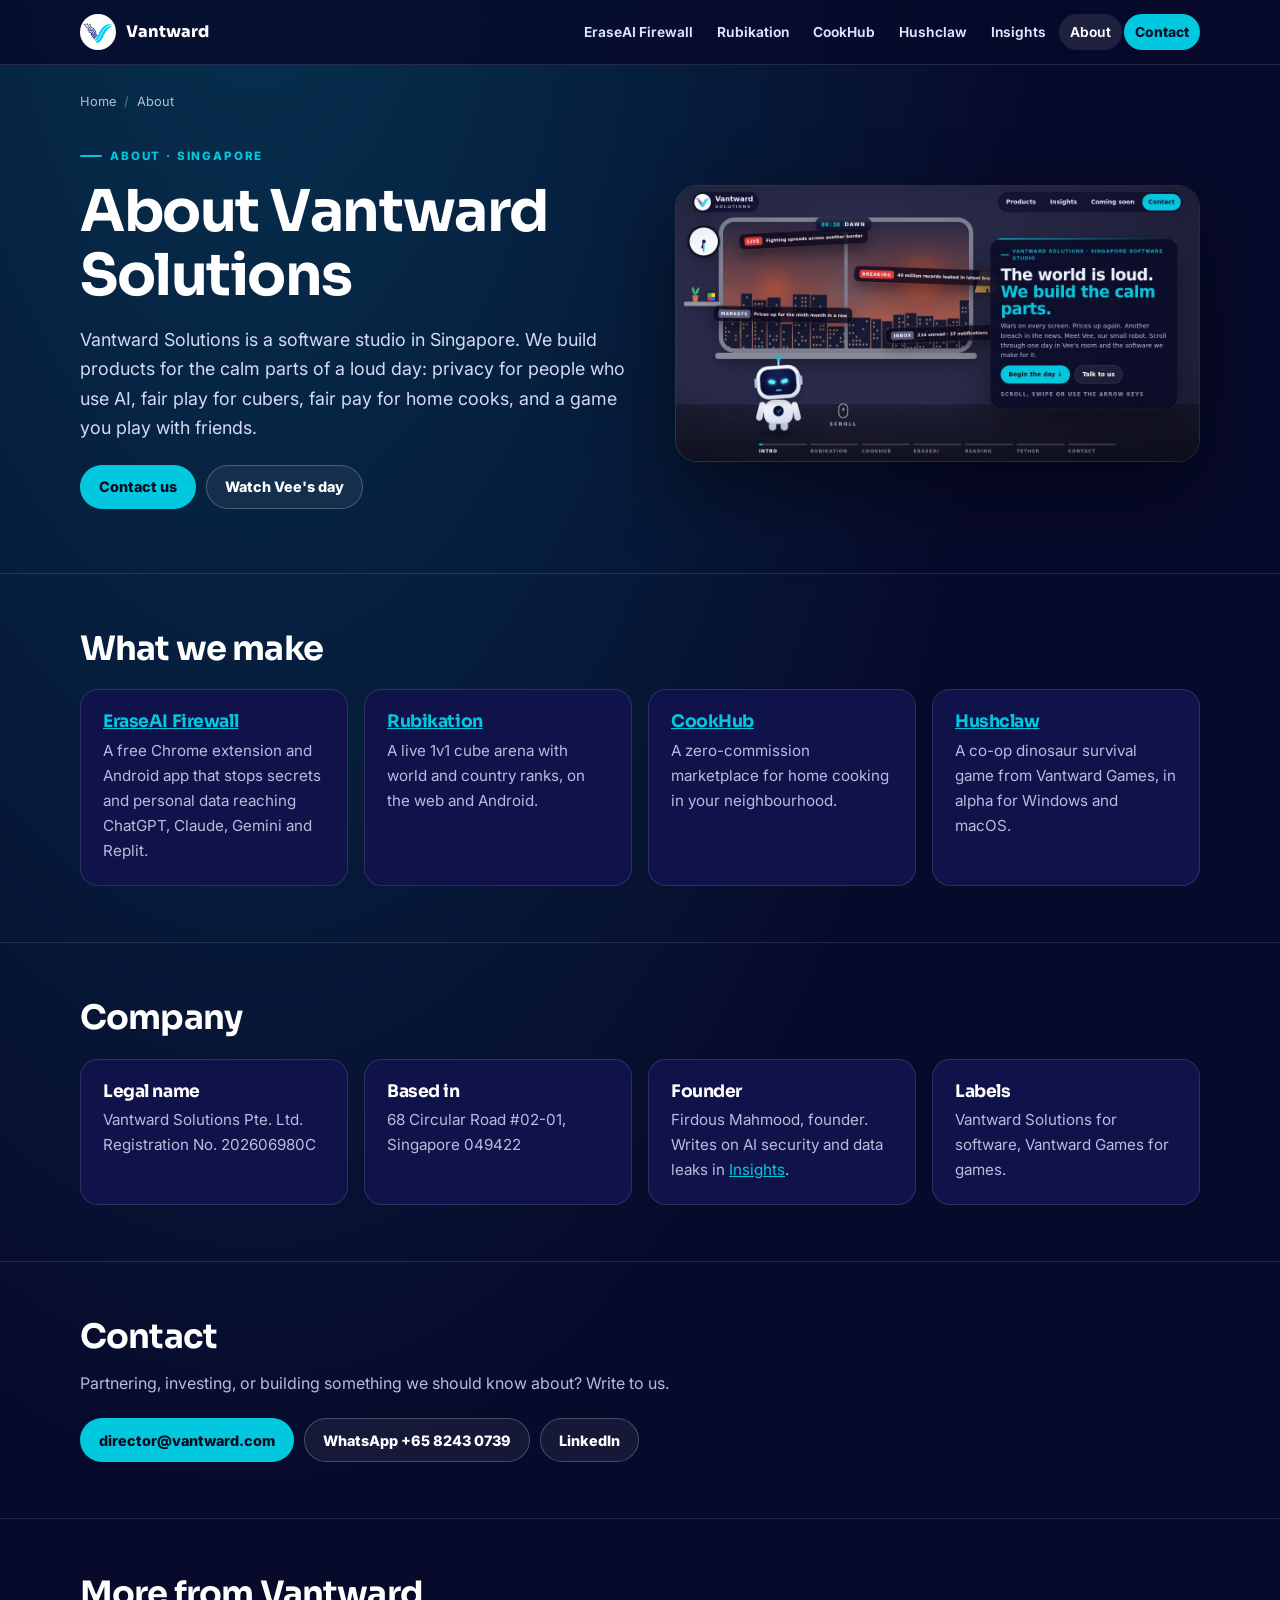
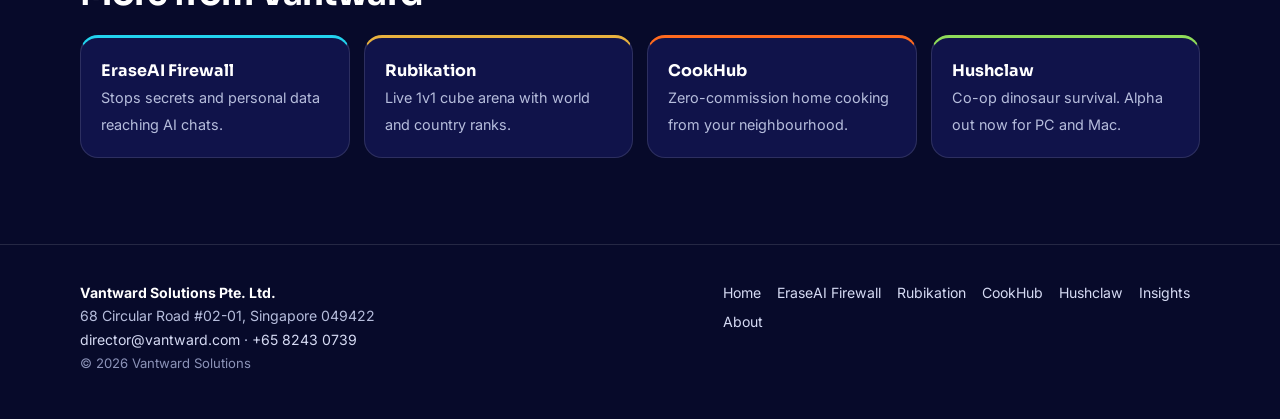
<file: about/index.html>
<!doctype html>
<html lang="en">
<head>
  <meta charset="utf-8">
  <meta name="viewport" content="width=device-width, initial-scale=1">
  <meta name="theme-color" content="#0a0c45">
  <title>About Vantward Solutions | Software Studio in Singapore</title>
  <meta name="description" content="Vantward Solutions Pte. Ltd. is a Singapore software studio founded by Firdous Mahmood. We make EraseAI Firewall, Rubikation, CookHub and, under Vantward Games, Hushclaw.">
  <meta name="robots" content="index,follow,max-image-preview:large">
  <link rel="canonical" href="https://vantward.com/about/">
  <meta property="og:type" content="website">
  <meta property="og:site_name" content="Vantward Solutions">
  <meta property="og:locale" content="en_SG">
  <meta property="og:url" content="https://vantward.com/about/">
  <meta property="og:title" content="About Vantward Solutions | Software Studio in Singapore">
  <meta property="og:description" content="Vantward Solutions Pte. Ltd. is a Singapore software studio founded by Firdous Mahmood. We make EraseAI Firewall, Rubikation, CookHub and, under Vantward Games, Hushclaw.">
  <meta property="og:image" content="https://vantward.com/assets/og/home.jpg">
  <meta property="og:image:width" content="1200">
  <meta property="og:image:height" content="630">
  <meta property="og:image:alt" content="Vee the robot in a room at dawn, the opening scene of vantward.com">
  <meta name="twitter:card" content="summary_large_image">
  <meta name="twitter:title" content="About Vantward Solutions | Software Studio in Singapore">
  <meta name="twitter:description" content="Vantward Solutions Pte. Ltd. is a Singapore software studio founded by Firdous Mahmood. We make EraseAI Firewall, Rubikation, CookHub and, under Vantward Games, Hushclaw.">
  <meta name="twitter:image" content="https://vantward.com/assets/og/home.jpg">
  <link rel="icon" type="image/png" href="/assets/favicon.png">
  <link rel="apple-touch-icon" href="/assets/icon-192.png">
  <link rel="manifest" href="/site.webmanifest">
  <link rel="preconnect" href="https://fonts.googleapis.com">
  <link rel="preconnect" href="https://fonts.gstatic.com" crossorigin>
  <link href="https://fonts.googleapis.com/css2?family=Inter:wght@400;600;700;800&family=Sora:wght@700;800&display=swap" rel="stylesheet">
  <link rel="stylesheet" href="/assets/site.css">
  <style>:root { --acc: #02c8df; }</style>
  <script type="application/ld+json">
{
  "@context": "https://schema.org",
  "@graph": [
    {
      "@type": "WebPage",
      "@id": "https://vantward.com/about/#page",
      "url": "https://vantward.com/about/",
      "name": "About Vantward Solutions | Software Studio in Singapore",
      "description": "Vantward Solutions Pte. Ltd. is a Singapore software studio founded by Firdous Mahmood. We make EraseAI Firewall, Rubikation, CookHub and, under Vantward Games, Hushclaw.",
      "isPartOf": {
        "@id": "https://vantward.com/#website"
      },
      "publisher": {
        "@id": "https://vantward.com/#org"
      },
      "primaryImageOfPage": "https://vantward.com/assets/og/home.jpg",
      "dateModified": "2026-10-19",
      "inLanguage": "en"
    },
    {
      "@type": "BreadcrumbList",
      "itemListElement": [
        {
          "@type": "ListItem",
          "position": 1,
          "name": "Home",
          "item": "https://vantward.com/"
        },
        {
          "@type": "ListItem",
          "position": 2,
          "name": "About",
          "item": "https://vantward.com/about/"
        }
      ]
    },
    {
      "@type": "AboutPage",
      "url": "https://vantward.com/about/",
      "mainEntity": {
        "@id": "https://vantward.com/#org"
      }
    }
  ]
}
  </script>
</head>
<body>
  <a class="skip" href="#main">Skip to content</a>
  <header class="top">
    <div class="wrap">
      <a class="brand" href="/"><span><img src="/assets/logo-mark-96.png" alt="" width="30" height="30"></span>Vantward</a>
      <nav aria-label="Primary">
        <a href="/eraseai-firewall/">EraseAI Firewall</a>
        <a href="/rubikation/">Rubikation</a>
        <a href="/cookhub/">CookHub</a>
        <a href="/hushclaw/">Hushclaw</a>
        <a href="/insights/">Insights</a>
        <a href="/about/" aria-current="page">About</a>
        <a class="cta" href="/about/#contact">Contact</a>
      </nav>
    </div>
  </header>

  <main id="main">
    <div class="wrap">
      <ol class="crumbs" aria-label="Breadcrumb"><li><a href="/">Home</a></li><li aria-current="page">About</li></ol>
      <div class="hero">
        <div>
          <span class="eyebrow">About · Singapore</span>
          <h1>About Vantward Solutions</h1>
          <p class="lead">Vantward Solutions is a software studio in Singapore. We build products for the calm parts of a loud day: privacy for people who use AI, fair play for cubers, fair pay for home cooks, and a game you play with friends.</p>
          <div class="btns">
        <a class="btn primary" href="#contact">Contact us</a>
        <a class="btn" href="/">Watch Vee's day</a>
          </div>
        </div>
        <figure><img src="/assets/og/home.jpg" alt="Vee the robot in a room at dawn, the opening scene of vantward.com" width="1200" height="630" fetchpriority="high"></figure>
      </div>
    </div>

  <section class="block">
    <div class="wrap">
      <h2>What we make</h2>
      <div class="grid">
        <div class="tile"><h3><a href="/eraseai-firewall/">EraseAI Firewall</a></h3><p>A free Chrome extension and Android app that stops secrets and personal data reaching ChatGPT, Claude, Gemini and Replit.</p></div>
        <div class="tile"><h3><a href="/rubikation/">Rubikation</a></h3><p>A live 1v1 cube arena with world and country ranks, on the web and Android.</p></div>
        <div class="tile"><h3><a href="/cookhub/">CookHub</a></h3><p>A zero-commission marketplace for home cooking in your neighbourhood.</p></div>
        <div class="tile"><h3><a href="/hushclaw/">Hushclaw</a></h3><p>A co-op dinosaur survival game from Vantward Games, in alpha for Windows and macOS.</p></div>
      </div>
    </div>
  </section>

  <section class="block">
    <div class="wrap">
      <h2>Company</h2>
      <div class="grid">
        <div class="tile"><h3>Legal name</h3><p>Vantward Solutions Pte. Ltd.<br>Registration No. 202606980C</p></div>
        <div class="tile"><h3>Based in</h3><p>68 Circular Road #02-01, Singapore 049422</p></div>
        <div class="tile"><h3>Founder</h3><p>Firdous Mahmood, founder. Writes on AI security and data leaks in <a href="/insights/">Insights</a>.</p></div>
        <div class="tile"><h3>Labels</h3><p>Vantward Solutions for software, Vantward Games for games.</p></div>
      </div>
    </div>
  </section>

  <section class="block" id="contact">
    <div class="wrap">
      <h2>Contact</h2>
      <p>Partnering, investing, or building something we should know about? Write to us.</p>
      <div class="btns">
        <a class="btn primary" href="mailto:director@vantward.com?subject=Hello%20Vantward">director@vantward.com</a>
        <a class="btn" href="https://wa.me/6582430739" rel="noopener">WhatsApp +65 8243 0739</a>
        <a class="btn" href="https://www.linkedin.com/company/vantward-solutions-pte-ltd" rel="noopener">LinkedIn</a>
      </div>
    </div>
  </section>

    <section class="block">
      <div class="wrap">
        <h2>More from Vantward</h2>
        <div class="others">
      <a class="other" href="/eraseai-firewall/" style="--c:#22d3ee"><b>EraseAI Firewall</b><span>Stops secrets and personal data reaching AI chats.</span></a>
      <a class="other" href="/rubikation/" style="--c:#e8b23f"><b>Rubikation</b><span>Live 1v1 cube arena with world and country ranks.</span></a>
      <a class="other" href="/cookhub/" style="--c:#ff6a1f"><b>CookHub</b><span>Zero-commission home cooking from your neighbourhood.</span></a>
      <a class="other" href="/hushclaw/" style="--c:#8fdc5a"><b>Hushclaw</b><span>Co-op dinosaur survival. Alpha out now for PC and Mac.</span></a>
        </div>
      </div>
    </section>
  </main>

  <footer>
    <div class="wrap">
      <div>
        <b style="color:#fff">Vantward Solutions Pte. Ltd.</b><br>
        68 Circular Road #02-01, Singapore 049422<br>
        <a href="mailto:director@vantward.com">director@vantward.com</a> · <a href="https://wa.me/6582430739">+65 8243 0739</a><br>
        <span class="note">© 2026 Vantward Solutions</span>
      </div>
      <nav aria-label="Footer">
        <a href="/">Home</a>
        <a href="/eraseai-firewall/">EraseAI Firewall</a>
        <a href="/rubikation/">Rubikation</a>
        <a href="/cookhub/">CookHub</a>
        <a href="/hushclaw/">Hushclaw</a>
        <a href="/insights/">Insights</a>
        <a href="/about/">About</a>
      </nav>
    </div>
  </footer>
</body>
</html>
</file>
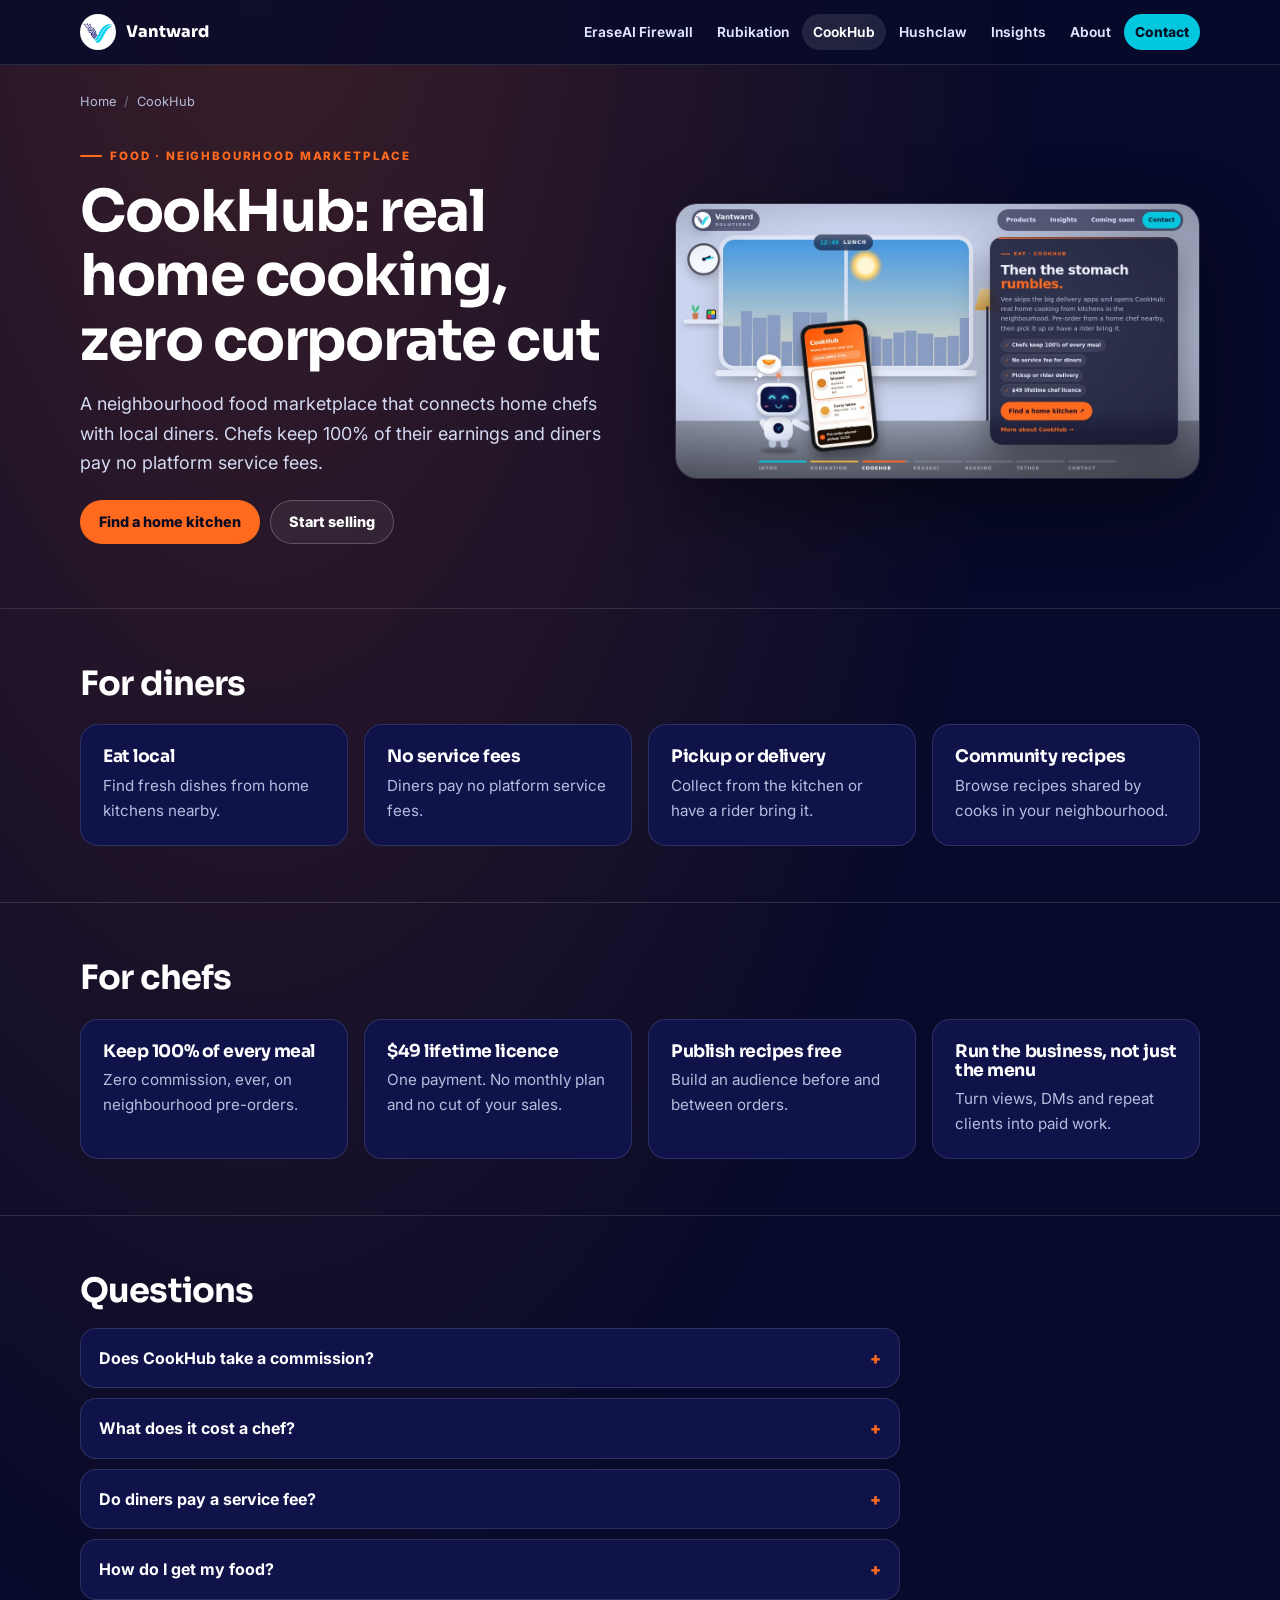
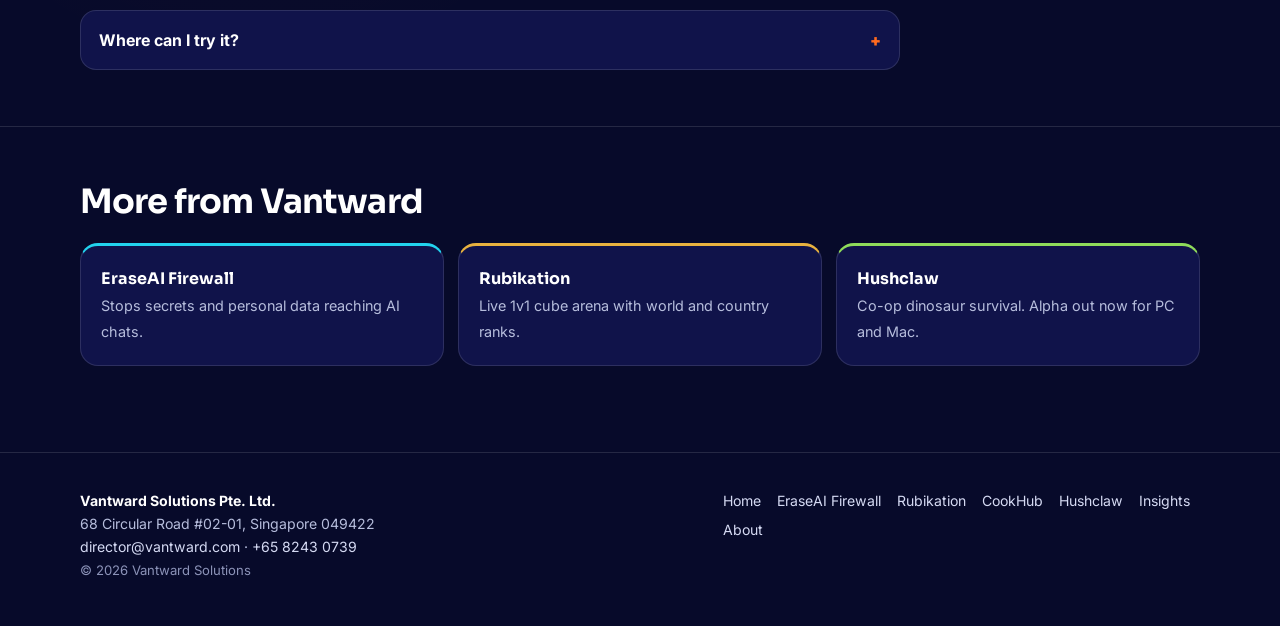
<file: cookhub/index.html>
<!doctype html>
<html lang="en">
<head>
  <meta charset="utf-8">
  <meta name="viewport" content="width=device-width, initial-scale=1">
  <meta name="theme-color" content="#0a0c45">
  <title>CookHub: Zero-Commission Home Cooking Marketplace</title>
  <meta name="description" content="CookHub connects home chefs with diners nearby. Chefs keep 100% of every meal for a $49 lifetime licence, diners pay no service fees, with pickup or rider delivery. Made by Vantward Solutions.">
  <meta name="robots" content="index,follow,max-image-preview:large">
  <link rel="canonical" href="https://vantward.com/cookhub/">
  <meta property="og:type" content="website">
  <meta property="og:site_name" content="Vantward Solutions">
  <meta property="og:locale" content="en_SG">
  <meta property="og:url" content="https://vantward.com/cookhub/">
  <meta property="og:title" content="CookHub: Zero-Commission Home Cooking Marketplace">
  <meta property="og:description" content="CookHub connects home chefs with diners nearby. Chefs keep 100% of every meal for a $49 lifetime licence, diners pay no service fees, with pickup or rider delivery. Made by Vantward Solutions.">
  <meta property="og:image" content="https://vantward.com/assets/og/cookhub.jpg">
  <meta property="og:image:width" content="1200">
  <meta property="og:image:height" content="630">
  <meta property="og:image:alt" content="Vee the robot ordering biryani from a nearby home kitchen in the CookHub app">
  <meta name="twitter:card" content="summary_large_image">
  <meta name="twitter:title" content="CookHub: Zero-Commission Home Cooking Marketplace">
  <meta name="twitter:description" content="CookHub connects home chefs with diners nearby. Chefs keep 100% of every meal for a $49 lifetime licence, diners pay no service fees, with pickup or rider delivery. Made by Vantward Solutions.">
  <meta name="twitter:image" content="https://vantward.com/assets/og/cookhub.jpg">
  <link rel="icon" type="image/png" href="/assets/favicon.png">
  <link rel="apple-touch-icon" href="/assets/icon-192.png">
  <link rel="manifest" href="/site.webmanifest">
  <link rel="preconnect" href="https://fonts.googleapis.com">
  <link rel="preconnect" href="https://fonts.gstatic.com" crossorigin>
  <link href="https://fonts.googleapis.com/css2?family=Inter:wght@400;600;700;800&family=Sora:wght@700;800&display=swap" rel="stylesheet">
  <link rel="stylesheet" href="/assets/site.css">
  <style>:root { --acc: #ff6a1f; }</style>
  <script type="application/ld+json">
{
  "@context": "https://schema.org",
  "@graph": [
    {
      "@type": "WebPage",
      "@id": "https://vantward.com/cookhub/#page",
      "url": "https://vantward.com/cookhub/",
      "name": "CookHub: Zero-Commission Home Cooking Marketplace",
      "description": "CookHub connects home chefs with diners nearby. Chefs keep 100% of every meal for a $49 lifetime licence, diners pay no service fees, with pickup or rider delivery. Made by Vantward Solutions.",
      "isPartOf": {
        "@id": "https://vantward.com/#website"
      },
      "publisher": {
        "@id": "https://vantward.com/#org"
      },
      "primaryImageOfPage": "https://vantward.com/assets/og/cookhub.jpg",
      "dateModified": "2026-10-19",
      "inLanguage": "en"
    },
    {
      "@type": "BreadcrumbList",
      "itemListElement": [
        {
          "@type": "ListItem",
          "position": 1,
          "name": "Home",
          "item": "https://vantward.com/"
        },
        {
          "@type": "ListItem",
          "position": 2,
          "name": "CookHub",
          "item": "https://vantward.com/cookhub/"
        }
      ]
    },
    {
      "@type": "WebApplication",
      "@id": "https://vantward.com/cookhub/#app",
      "name": "CookHub",
      "url": "https://cookhub.live",
      "applicationCategory": "LifestyleApplication",
      "operatingSystem": "Web",
      "description": "Neighbourhood marketplace for home cooking: chefs keep 100% of every meal, diners pay no service fees, pickup or rider delivery.",
      "offers": {
        "@type": "Offer",
        "name": "Lifetime chef licence",
        "price": "49",
        "priceCurrency": "USD"
      },
      "publisher": {
        "@id": "https://vantward.com/#org"
      },
      "image": "https://vantward.com/assets/og/cookhub.jpg"
    },
    {
      "@type": "FAQPage",
      "mainEntity": [
        {
          "@type": "Question",
          "name": "Does CookHub take a commission?",
          "acceptedAnswer": {
            "@type": "Answer",
            "text": "No. Chefs keep 100% of every meal. There is zero commission on neighbourhood pre-orders."
          }
        },
        {
          "@type": "Question",
          "name": "What does it cost a chef?",
          "acceptedAnswer": {
            "@type": "Answer",
            "text": "A one-time $49 lifetime chef licence. Publishing recipes and building an audience is free."
          }
        },
        {
          "@type": "Question",
          "name": "Do diners pay a service fee?",
          "acceptedAnswer": {
            "@type": "Answer",
            "text": "No. Diners pay no platform service fees."
          }
        },
        {
          "@type": "Question",
          "name": "How do I get my food?",
          "acceptedAnswer": {
            "@type": "Answer",
            "text": "Rider-powered delivery or pickup from the home kitchen."
          }
        },
        {
          "@type": "Question",
          "name": "Where can I try it?",
          "acceptedAnswer": {
            "@type": "Answer",
            "text": "At cookhub.live."
          }
        }
      ]
    }
  ]
}
  </script>
</head>
<body>
  <a class="skip" href="#main">Skip to content</a>
  <header class="top">
    <div class="wrap">
      <a class="brand" href="/"><span><img src="/assets/logo-mark-96.png" alt="" width="30" height="30"></span>Vantward</a>
      <nav aria-label="Primary">
        <a href="/eraseai-firewall/">EraseAI Firewall</a>
        <a href="/rubikation/">Rubikation</a>
        <a href="/cookhub/" aria-current="page">CookHub</a>
        <a href="/hushclaw/">Hushclaw</a>
        <a href="/insights/">Insights</a>
        <a href="/about/">About</a>
        <a class="cta" href="/about/#contact">Contact</a>
      </nav>
    </div>
  </header>

  <main id="main">
    <div class="wrap">
      <ol class="crumbs" aria-label="Breadcrumb"><li><a href="/">Home</a></li><li aria-current="page">CookHub</li></ol>
      <div class="hero">
        <div>
          <span class="eyebrow">Food · Neighbourhood marketplace</span>
          <h1>CookHub: real home cooking, zero corporate cut</h1>
          <p class="lead">A neighbourhood food marketplace that connects home chefs with local diners. Chefs keep 100% of their earnings and diners pay no platform service fees.</p>
          <div class="btns">
        <a class="btn primary" href="https://cookhub.live" rel="noopener">Find a home kitchen</a>
        <a class="btn" href="https://cookhub.live" rel="noopener">Start selling</a>
          </div>
        </div>
        <figure><img src="/assets/og/cookhub.jpg" alt="Vee the robot ordering biryani from a nearby home kitchen in the CookHub app" width="1200" height="630" fetchpriority="high"></figure>
      </div>
    </div>

  <section class="block">
    <div class="wrap">
      <h2>For diners</h2>
      <div class="grid">
        <div class="tile"><h3>Eat local</h3><p>Find fresh dishes from home kitchens nearby.</p></div>
        <div class="tile"><h3>No service fees</h3><p>Diners pay no platform service fees.</p></div>
        <div class="tile"><h3>Pickup or delivery</h3><p>Collect from the kitchen or have a rider bring it.</p></div>
        <div class="tile"><h3>Community recipes</h3><p>Browse recipes shared by cooks in your neighbourhood.</p></div>
      </div>
    </div>
  </section>

  <section class="block">
    <div class="wrap">
      <h2>For chefs</h2>
      <div class="grid">
        <div class="tile"><h3>Keep 100% of every meal</h3><p>Zero commission, ever, on neighbourhood pre-orders.</p></div>
        <div class="tile"><h3>$49 lifetime licence</h3><p>One payment. No monthly plan and no cut of your sales.</p></div>
        <div class="tile"><h3>Publish recipes free</h3><p>Build an audience before and between orders.</p></div>
        <div class="tile"><h3>Run the business, not just the menu</h3><p>Turn views, DMs and repeat clients into paid work.</p></div>
      </div>
    </div>
  </section>

  <section class="block" id="faq">
    <div class="wrap">
      <h2>Questions</h2>
    <div class="faq">
      <details><summary>Does CookHub take a commission?</summary><p>No. Chefs keep 100% of every meal. There is zero commission on neighbourhood pre-orders.</p></details>
      <details><summary>What does it cost a chef?</summary><p>A one-time $49 lifetime chef licence. Publishing recipes and building an audience is free.</p></details>
      <details><summary>Do diners pay a service fee?</summary><p>No. Diners pay no platform service fees.</p></details>
      <details><summary>How do I get my food?</summary><p>Rider-powered delivery or pickup from the home kitchen.</p></details>
      <details><summary>Where can I try it?</summary><p>At <a href="https://cookhub.live">cookhub.live</a>.</p></details>
    </div>
    </div>
  </section>

    <section class="block">
      <div class="wrap">
        <h2>More from Vantward</h2>
        <div class="others">
      <a class="other" href="/eraseai-firewall/" style="--c:#22d3ee"><b>EraseAI Firewall</b><span>Stops secrets and personal data reaching AI chats.</span></a>
      <a class="other" href="/rubikation/" style="--c:#e8b23f"><b>Rubikation</b><span>Live 1v1 cube arena with world and country ranks.</span></a>
      <a class="other" href="/hushclaw/" style="--c:#8fdc5a"><b>Hushclaw</b><span>Co-op dinosaur survival. Alpha out now for PC and Mac.</span></a>
        </div>
      </div>
    </section>
  </main>

  <footer>
    <div class="wrap">
      <div>
        <b style="color:#fff">Vantward Solutions Pte. Ltd.</b><br>
        68 Circular Road #02-01, Singapore 049422<br>
        <a href="mailto:director@vantward.com">director@vantward.com</a> · <a href="https://wa.me/6582430739">+65 8243 0739</a><br>
        <span class="note">© 2026 Vantward Solutions</span>
      </div>
      <nav aria-label="Footer">
        <a href="/">Home</a>
        <a href="/eraseai-firewall/">EraseAI Firewall</a>
        <a href="/rubikation/">Rubikation</a>
        <a href="/cookhub/">CookHub</a>
        <a href="/hushclaw/">Hushclaw</a>
        <a href="/insights/">Insights</a>
        <a href="/about/">About</a>
      </nav>
    </div>
  </footer>
</body>
</html>
</file>
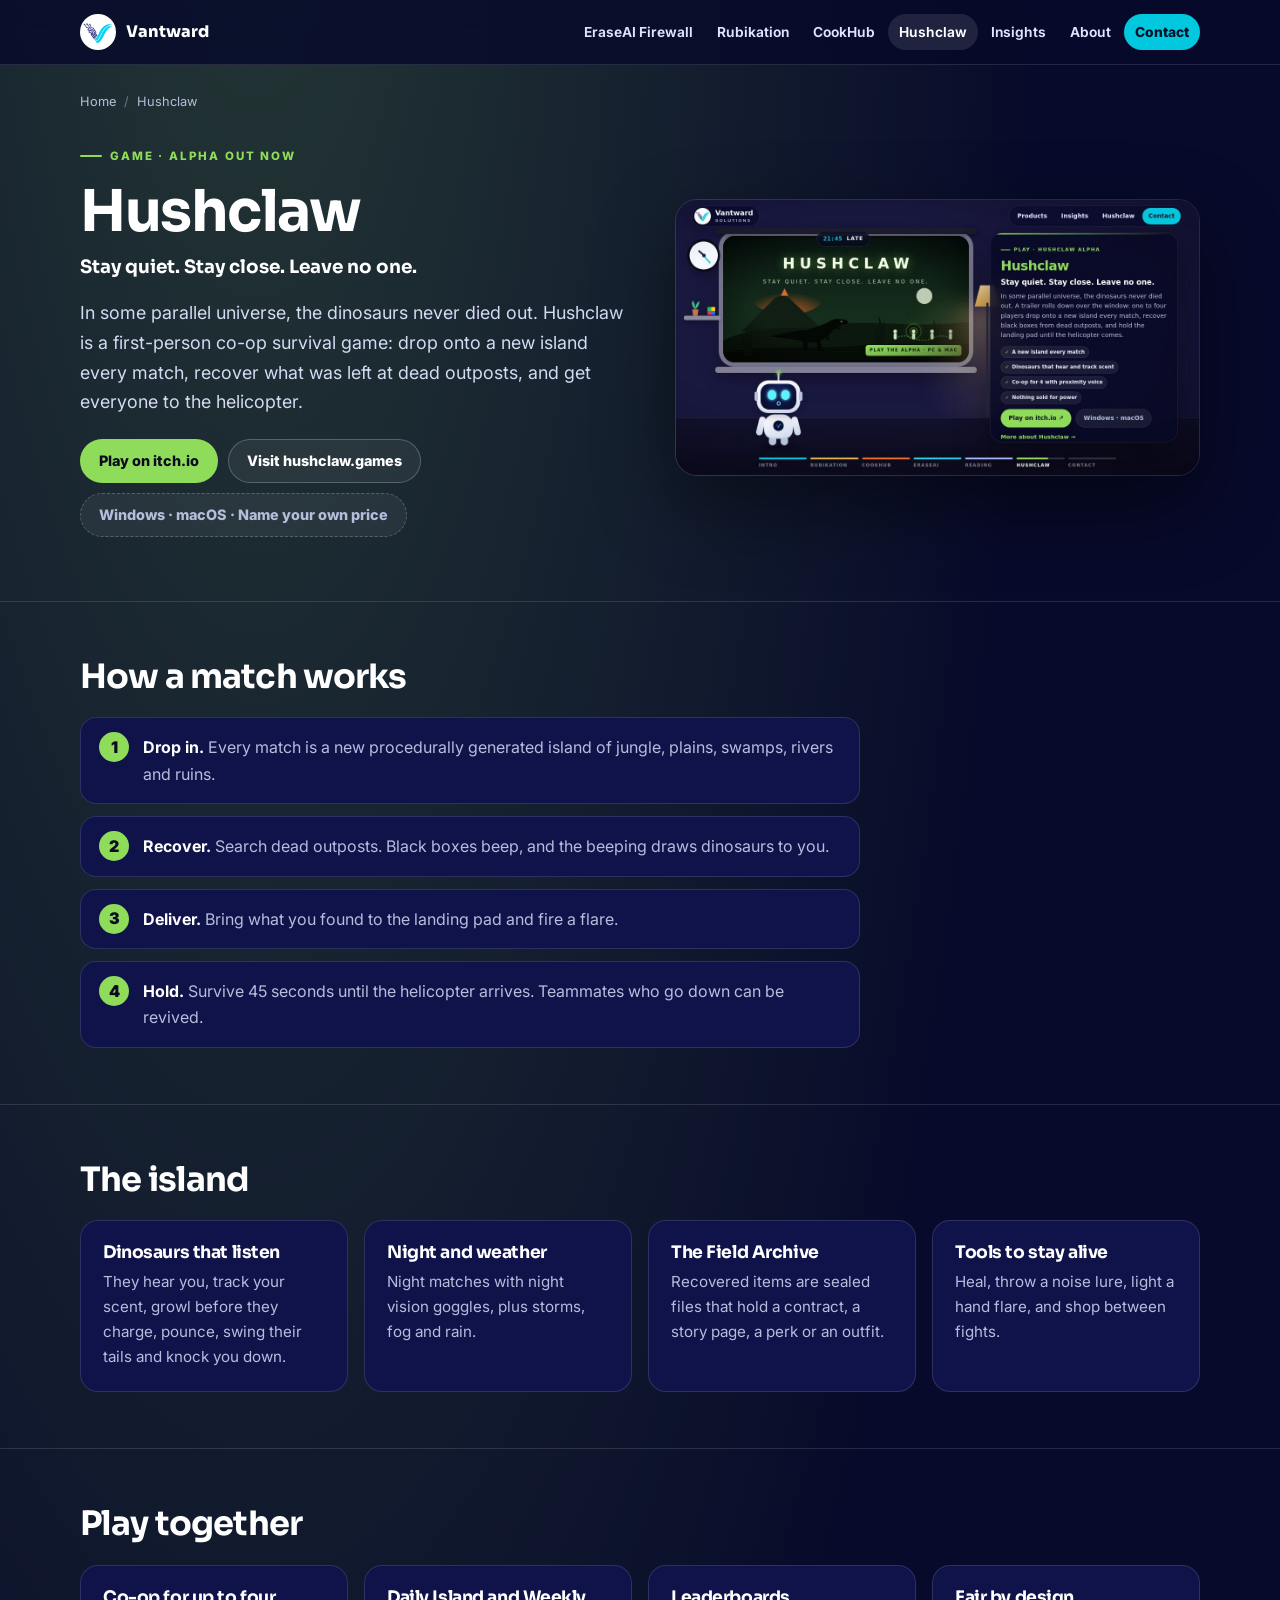
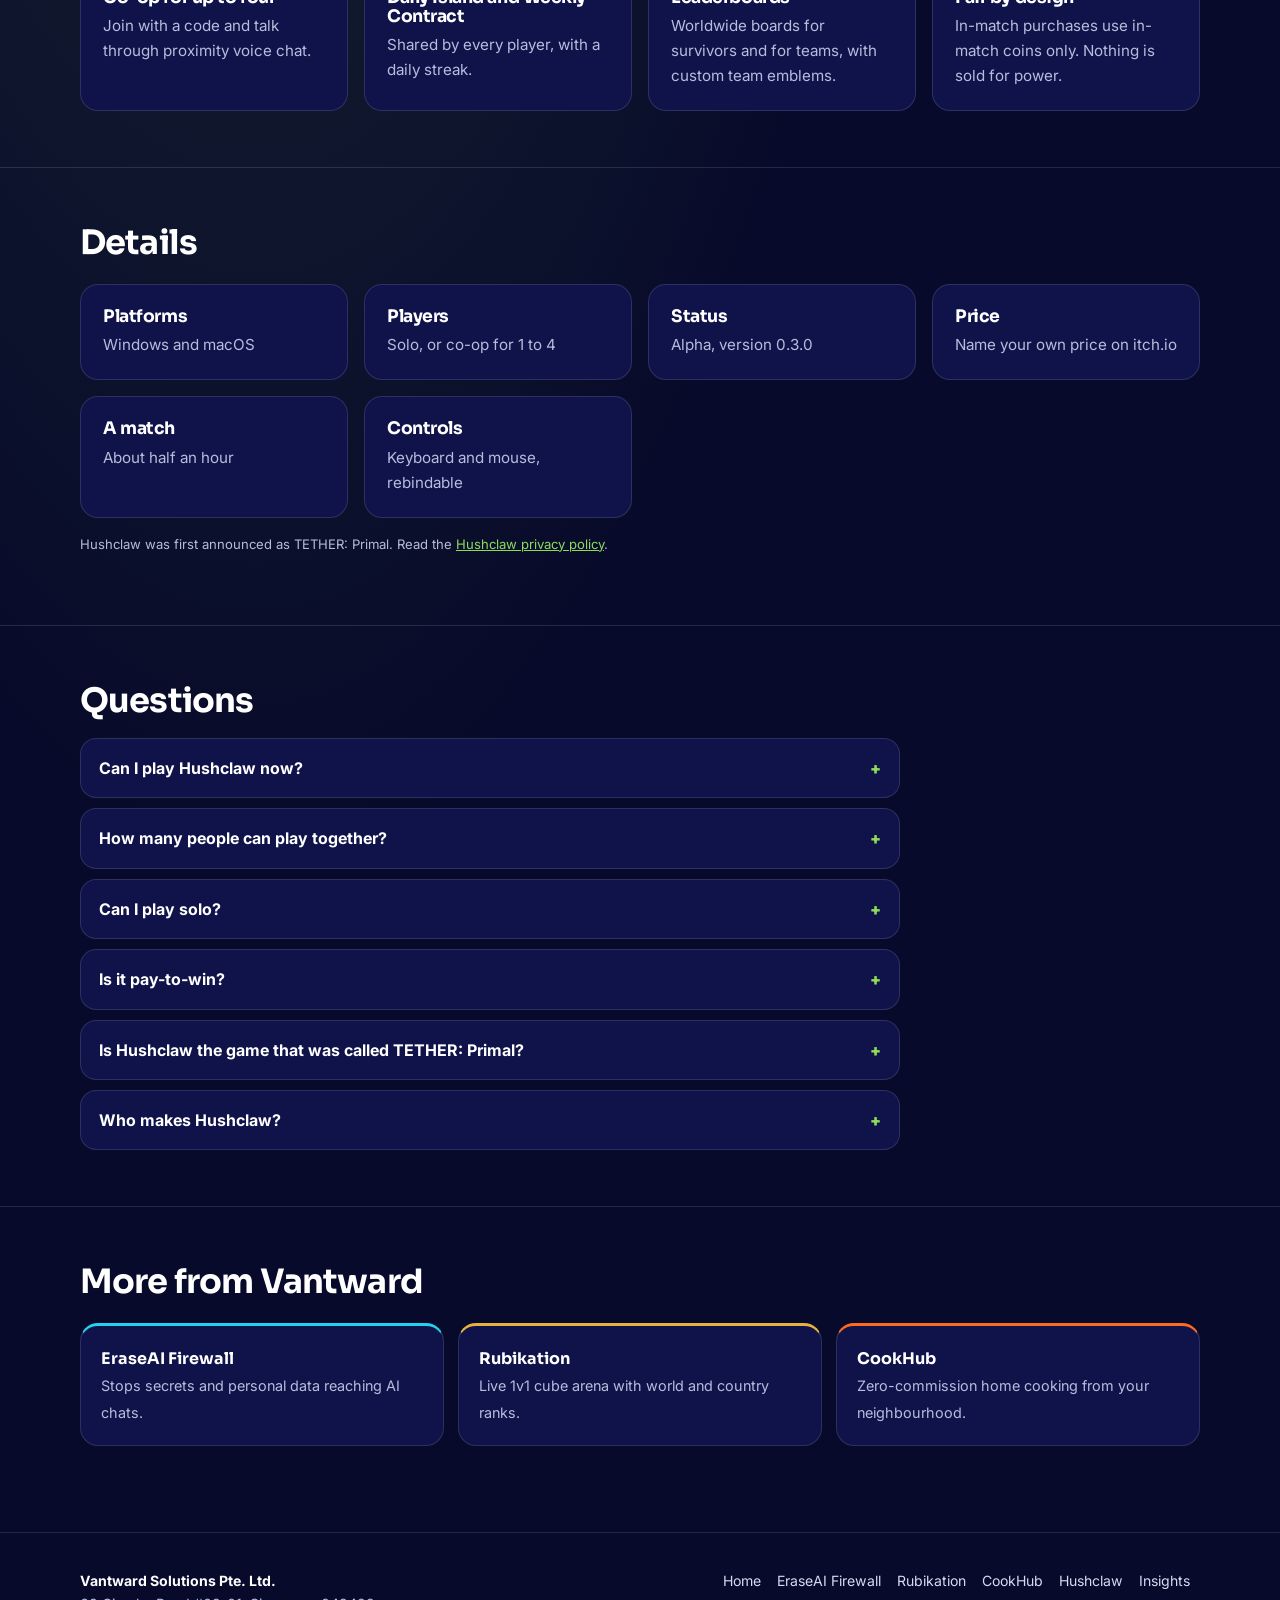
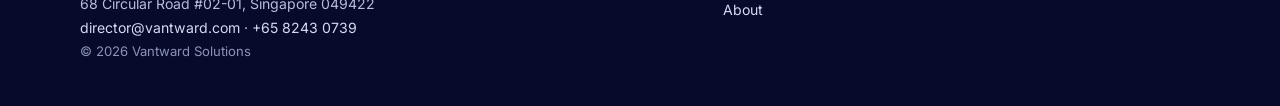
<file: hushclaw/index.html>
<!doctype html>
<html lang="en">
<head>
  <meta charset="utf-8">
  <meta name="viewport" content="width=device-width, initial-scale=1">
  <meta name="theme-color" content="#0a0c45">
  <title>Hushclaw: Co-op Dinosaur Survival Game for PC and Mac</title>
  <meta name="description" content="In some parallel universe, the dinosaurs never died out. Solo or co-op for up to four: recover black boxes on a new island every match and reach the helicopter. Alpha on itch.io.">
  <meta name="robots" content="index,follow,max-image-preview:large">
  <link rel="canonical" href="https://vantward.com/hushclaw/">
  <meta property="og:type" content="website">
  <meta property="og:site_name" content="Vantward Solutions">
  <meta property="og:locale" content="en_SG">
  <meta property="og:url" content="https://vantward.com/hushclaw/">
  <meta property="og:title" content="Hushclaw: Co-op Dinosaur Survival Game for PC and Mac">
  <meta property="og:description" content="In some parallel universe, the dinosaurs never died out. Solo or co-op for up to four: recover black boxes on a new island every match and reach the helicopter. Alpha on itch.io.">
  <meta property="og:image" content="https://vantward.com/assets/og/hushclaw.jpg">
  <meta property="og:image:width" content="1200">
  <meta property="og:image:height" content="630">
  <meta property="og:image:alt" content="Hushclaw teaser: a dinosaur crossing a volcanic island while a team of four stays close together">
  <meta name="twitter:card" content="summary_large_image">
  <meta name="twitter:title" content="Hushclaw: Co-op Dinosaur Survival Game for PC and Mac">
  <meta name="twitter:description" content="In some parallel universe, the dinosaurs never died out. Solo or co-op for up to four: recover black boxes on a new island every match and reach the helicopter. Alpha on itch.io.">
  <meta name="twitter:image" content="https://vantward.com/assets/og/hushclaw.jpg">
  <link rel="icon" type="image/png" href="/assets/favicon.png">
  <link rel="apple-touch-icon" href="/assets/icon-192.png">
  <link rel="manifest" href="/site.webmanifest">
  <link rel="preconnect" href="https://fonts.googleapis.com">
  <link rel="preconnect" href="https://fonts.gstatic.com" crossorigin>
  <link href="https://fonts.googleapis.com/css2?family=Inter:wght@400;600;700;800&family=Sora:wght@700;800&display=swap" rel="stylesheet">
  <link rel="stylesheet" href="/assets/site.css">
  <style>:root { --acc: #8fdc5a; }</style>
  <script type="application/ld+json">
{
  "@context": "https://schema.org",
  "@graph": [
    {
      "@type": "WebPage",
      "@id": "https://vantward.com/hushclaw/#page",
      "url": "https://vantward.com/hushclaw/",
      "name": "Hushclaw: Co-op Dinosaur Survival Game for PC and Mac",
      "description": "In some parallel universe, the dinosaurs never died out. Solo or co-op for up to four: recover black boxes on a new island every match and reach the helicopter. Alpha on itch.io.",
      "isPartOf": {
        "@id": "https://vantward.com/#website"
      },
      "publisher": {
        "@id": "https://vantward.com/#org"
      },
      "primaryImageOfPage": "https://vantward.com/assets/og/hushclaw.jpg",
      "dateModified": "2026-10-19",
      "inLanguage": "en"
    },
    {
      "@type": "BreadcrumbList",
      "itemListElement": [
        {
          "@type": "ListItem",
          "position": 1,
          "name": "Home",
          "item": "https://vantward.com/"
        },
        {
          "@type": "ListItem",
          "position": 2,
          "name": "Hushclaw",
          "item": "https://vantward.com/hushclaw/"
        }
      ]
    },
    {
      "@type": "VideoGame",
      "@id": "https://vantward.com/hushclaw/#game",
      "name": "Hushclaw",
      "alternateName": "TETHER: Primal",
      "url": "https://vantward.com/hushclaw/",
      "sameAs": [
        "https://hushclaw.games/",
        "https://firdousmahmood.itch.io/hushclaw"
      ],
      "description": "First-person co-op dinosaur survival game for one to four players on a procedurally generated island, with stealth, proximity voice chat and extraction by helicopter.",
      "genre": [
        "Survival",
        "Co-op",
        "Stealth",
        "Horror"
      ],
      "gamePlatform": [
        "Windows",
        "macOS"
      ],
      "operatingSystem": "Windows, macOS",
      "applicationCategory": "GameApplication",
      "softwareVersion": "0.3.0",
      "playMode": [
        "CoOp",
        "MultiPlayer",
        "SinglePlayer"
      ],
      "numberOfPlayers": {
        "@type": "QuantitativeValue",
        "minValue": 1,
        "maxValue": 4
      },
      "offers": {
        "@type": "Offer",
        "price": "0",
        "priceCurrency": "USD",
        "url": "https://firdousmahmood.itch.io/hushclaw",
        "description": "Name your own price"
      },
      "author": {
        "@type": "Organization",
        "name": "Vantward Games",
        "parentOrganization": {
          "@id": "https://vantward.com/#org"
        }
      },
      "publisher": {
        "@id": "https://vantward.com/#org"
      },
      "image": "https://vantward.com/assets/og/hushclaw.jpg"
    },
    {
      "@type": "FAQPage",
      "mainEntity": [
        {
          "@type": "Question",
          "name": "Can I play Hushclaw now?",
          "acceptedAnswer": {
            "@type": "Answer",
            "text": "Yes. The alpha (version 0.3.0) is on itch.io for Windows and macOS, and you name your own price."
          }
        },
        {
          "@type": "Question",
          "name": "How many people can play together?",
          "acceptedAnswer": {
            "@type": "Answer",
            "text": "Play solo, or co-op with up to four players using a join code. Teammates hear each other through proximity voice chat."
          }
        },
        {
          "@type": "Question",
          "name": "Can I play solo?",
          "acceptedAnswer": {
            "@type": "Answer",
            "text": "Yes. Solo has Easy, Medium and Hard difficulty. Co-op always plays on Hard."
          }
        },
        {
          "@type": "Question",
          "name": "Is it pay-to-win?",
          "acceptedAnswer": {
            "@type": "Answer",
            "text": "No. Everything you buy during a match is paid for with coins earned in that match, and nothing is sold for power."
          }
        },
        {
          "@type": "Question",
          "name": "Is Hushclaw the game that was called TETHER: Primal?",
          "acceptedAnswer": {
            "@type": "Answer",
            "text": "Yes. Hushclaw is the new name of the co-op dinosaur survival game we first announced as TETHER: Primal."
          }
        },
        {
          "@type": "Question",
          "name": "Who makes Hushclaw?",
          "acceptedAnswer": {
            "@type": "Answer",
            "text": "Vantward Games, the games label of Vantward Solutions in Singapore."
          }
        }
      ]
    }
  ]
}
  </script>
</head>
<body>
  <a class="skip" href="#main">Skip to content</a>
  <header class="top">
    <div class="wrap">
      <a class="brand" href="/"><span><img src="/assets/logo-mark-96.png" alt="" width="30" height="30"></span>Vantward</a>
      <nav aria-label="Primary">
        <a href="/eraseai-firewall/">EraseAI Firewall</a>
        <a href="/rubikation/">Rubikation</a>
        <a href="/cookhub/">CookHub</a>
        <a href="/hushclaw/" aria-current="page">Hushclaw</a>
        <a href="/insights/">Insights</a>
        <a href="/about/">About</a>
        <a class="cta" href="/about/#contact">Contact</a>
      </nav>
    </div>
  </header>

  <main id="main">
    <div class="wrap">
      <ol class="crumbs" aria-label="Breadcrumb"><li><a href="/">Home</a></li><li aria-current="page">Hushclaw</li></ol>
      <div class="hero">
        <div>
          <span class="eyebrow">Game · Alpha out now</span>
          <h1>Hushclaw</h1>
      <p class="tag">Stay quiet. Stay close. Leave no one.</p>
          <p class="lead">In some parallel universe, the dinosaurs never died out. Hushclaw is a first-person co-op survival game: drop onto a new island every match, recover what was left at dead outposts, and get everyone to the helicopter.</p>
          <div class="btns">
        <a class="btn primary" href="https://firdousmahmood.itch.io/hushclaw" rel="noopener">Play on itch.io</a>
        <a class="btn" href="https://hushclaw.games/" rel="noopener">Visit hushclaw.games</a>
        <span class="btn soon">Windows · macOS · Name your own price</span>
          </div>
        </div>
        <figure><img src="/assets/og/hushclaw.jpg" alt="Hushclaw teaser: a dinosaur crossing a volcanic island while a team of four stays close together" width="1200" height="630" fetchpriority="high"></figure>
      </div>
    </div>

  <section class="block">
    <div class="wrap">
      <h2>How a match works</h2>
      <ol class="steps">
        <li><b>Drop in.</b> Every match is a new procedurally generated island of jungle, plains, swamps, rivers and ruins.</li>
        <li><b>Recover.</b> Search dead outposts. Black boxes beep, and the beeping draws dinosaurs to you.</li>
        <li><b>Deliver.</b> Bring what you found to the landing pad and fire a flare.</li>
        <li><b>Hold.</b> Survive 45 seconds until the helicopter arrives. Teammates who go down can be revived.</li>
      </ol>
    </div>
  </section>

  <section class="block">
    <div class="wrap">
      <h2>The island</h2>
      <div class="grid">
        <div class="tile"><h3>Dinosaurs that listen</h3><p>They hear you, track your scent, growl before they charge, pounce, swing their tails and knock you down.</p></div>
        <div class="tile"><h3>Night and weather</h3><p>Night matches with night vision goggles, plus storms, fog and rain.</p></div>
        <div class="tile"><h3>The Field Archive</h3><p>Recovered items are sealed files that hold a contract, a story page, a perk or an outfit.</p></div>
        <div class="tile"><h3>Tools to stay alive</h3><p>Heal, throw a noise lure, light a hand flare, and shop between fights.</p></div>
      </div>
    </div>
  </section>

  <section class="block">
    <div class="wrap">
      <h2>Play together</h2>
      <div class="grid">
        <div class="tile"><h3>Co-op for up to four</h3><p>Join with a code and talk through proximity voice chat.</p></div>
        <div class="tile"><h3>Daily Island and Weekly Contract</h3><p>Shared by every player, with a daily streak.</p></div>
        <div class="tile"><h3>Leaderboards</h3><p>Worldwide boards for survivors and for teams, with custom team emblems.</p></div>
        <div class="tile"><h3>Fair by design</h3><p>In-match purchases use in-match coins only. Nothing is sold for power.</p></div>
      </div>
    </div>
  </section>

  <section class="block">
    <div class="wrap">
      <h2>Details</h2>
      <div class="grid">
        <div class="tile"><h3>Platforms</h3><p>Windows and macOS</p></div>
        <div class="tile"><h3>Players</h3><p>Solo, or co-op for 1 to 4</p></div>
        <div class="tile"><h3>Status</h3><p>Alpha, version 0.3.0</p></div>
        <div class="tile"><h3>Price</h3><p>Name your own price on itch.io</p></div>
        <div class="tile"><h3>A match</h3><p>About half an hour</p></div>
        <div class="tile"><h3>Controls</h3><p>Keyboard and mouse, rebindable</p></div>
      </div>
      <p class="note" style="margin-top:16px">Hushclaw was first announced as TETHER: Primal. Read the <a href="https://hushclaw.games/privacy.html">Hushclaw privacy policy</a>.</p>
    </div>
  </section>

  <section class="block" id="faq">
    <div class="wrap">
      <h2>Questions</h2>
    <div class="faq">
      <details><summary>Can I play Hushclaw now?</summary><p>Yes. The alpha (version 0.3.0) is on <a href="https://firdousmahmood.itch.io/hushclaw">itch.io</a> for Windows and macOS, and you name your own price.</p></details>
      <details><summary>How many people can play together?</summary><p>Play solo, or co-op with up to four players using a join code. Teammates hear each other through proximity voice chat.</p></details>
      <details><summary>Can I play solo?</summary><p>Yes. Solo has Easy, Medium and Hard difficulty. Co-op always plays on Hard.</p></details>
      <details><summary>Is it pay-to-win?</summary><p>No. Everything you buy during a match is paid for with coins earned in that match, and nothing is sold for power.</p></details>
      <details><summary>Is Hushclaw the game that was called TETHER: Primal?</summary><p>Yes. Hushclaw is the new name of the co-op dinosaur survival game we first announced as TETHER: Primal.</p></details>
      <details><summary>Who makes Hushclaw?</summary><p>Vantward Games, the games label of <a href="/about/">Vantward Solutions</a> in Singapore.</p></details>
    </div>
    </div>
  </section>

    <section class="block">
      <div class="wrap">
        <h2>More from Vantward</h2>
        <div class="others">
      <a class="other" href="/eraseai-firewall/" style="--c:#22d3ee"><b>EraseAI Firewall</b><span>Stops secrets and personal data reaching AI chats.</span></a>
      <a class="other" href="/rubikation/" style="--c:#e8b23f"><b>Rubikation</b><span>Live 1v1 cube arena with world and country ranks.</span></a>
      <a class="other" href="/cookhub/" style="--c:#ff6a1f"><b>CookHub</b><span>Zero-commission home cooking from your neighbourhood.</span></a>
        </div>
      </div>
    </section>
  </main>

  <footer>
    <div class="wrap">
      <div>
        <b style="color:#fff">Vantward Solutions Pte. Ltd.</b><br>
        68 Circular Road #02-01, Singapore 049422<br>
        <a href="mailto:director@vantward.com">director@vantward.com</a> · <a href="https://wa.me/6582430739">+65 8243 0739</a><br>
        <span class="note">© 2026 Vantward Solutions</span>
      </div>
      <nav aria-label="Footer">
        <a href="/">Home</a>
        <a href="/eraseai-firewall/">EraseAI Firewall</a>
        <a href="/rubikation/">Rubikation</a>
        <a href="/cookhub/">CookHub</a>
        <a href="/hushclaw/">Hushclaw</a>
        <a href="/insights/">Insights</a>
        <a href="/about/">About</a>
      </nav>
    </div>
  </footer>
</body>
</html>
</file>
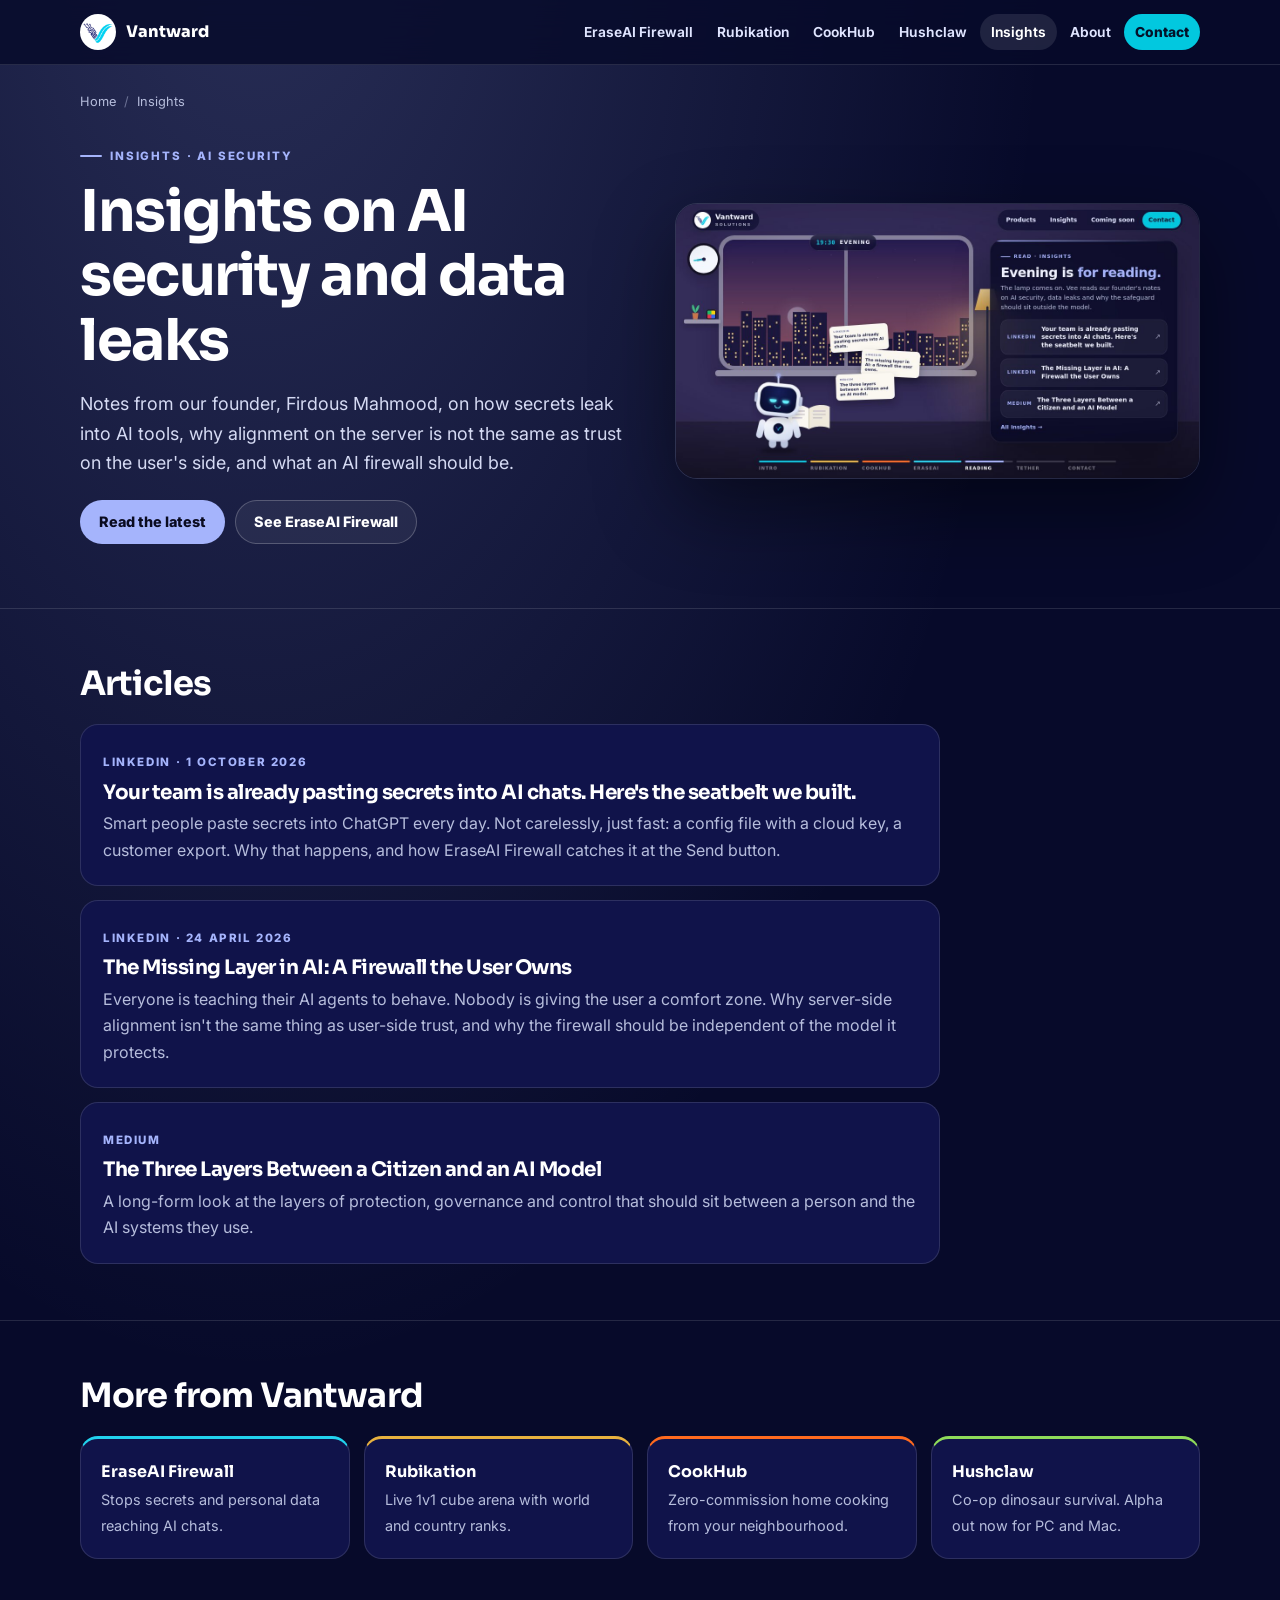
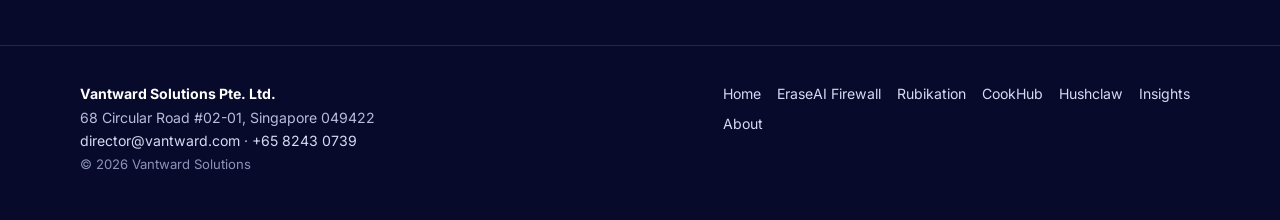
<file: insights/index.html>
<!doctype html>
<html lang="en">
<head>
  <meta charset="utf-8">
  <meta name="viewport" content="width=device-width, initial-scale=1">
  <meta name="theme-color" content="#0a0c45">
  <title>Insights: AI Security, Data Leaks and a Firewall the User Owns</title>
  <meta name="description" content="Articles by Firdous Mahmood, founder of Vantward Solutions, on AI data leaks, prompt security and why people need an AI firewall that sits outside the model.">
  <meta name="robots" content="index,follow,max-image-preview:large">
  <link rel="canonical" href="https://vantward.com/insights/">
  <meta property="og:type" content="website">
  <meta property="og:site_name" content="Vantward Solutions">
  <meta property="og:locale" content="en_SG">
  <meta property="og:url" content="https://vantward.com/insights/">
  <meta property="og:title" content="Insights: AI Security, Data Leaks and a Firewall the User Owns">
  <meta property="og:description" content="Articles by Firdous Mahmood, founder of Vantward Solutions, on AI data leaks, prompt security and why people need an AI firewall that sits outside the model.">
  <meta property="og:image" content="https://vantward.com/assets/og/insights.jpg">
  <meta property="og:image:width" content="1200">
  <meta property="og:image:height" content="630">
  <meta property="og:image:alt" content="Vee the robot reading by lamplight, with three article pages floating up">
  <meta name="twitter:card" content="summary_large_image">
  <meta name="twitter:title" content="Insights: AI Security, Data Leaks and a Firewall the User Owns">
  <meta name="twitter:description" content="Articles by Firdous Mahmood, founder of Vantward Solutions, on AI data leaks, prompt security and why people need an AI firewall that sits outside the model.">
  <meta name="twitter:image" content="https://vantward.com/assets/og/insights.jpg">
  <link rel="icon" type="image/png" href="/assets/favicon.png">
  <link rel="apple-touch-icon" href="/assets/icon-192.png">
  <link rel="manifest" href="/site.webmanifest">
  <link rel="preconnect" href="https://fonts.googleapis.com">
  <link rel="preconnect" href="https://fonts.gstatic.com" crossorigin>
  <link href="https://fonts.googleapis.com/css2?family=Inter:wght@400;600;700;800&family=Sora:wght@700;800&display=swap" rel="stylesheet">
  <link rel="stylesheet" href="/assets/site.css">
  <style>:root { --acc: #a5b4fc; }</style>
  <script type="application/ld+json">
{
  "@context": "https://schema.org",
  "@graph": [
    {
      "@type": "WebPage",
      "@id": "https://vantward.com/insights/#page",
      "url": "https://vantward.com/insights/",
      "name": "Insights: AI Security, Data Leaks and a Firewall the User Owns",
      "description": "Articles by Firdous Mahmood, founder of Vantward Solutions, on AI data leaks, prompt security and why people need an AI firewall that sits outside the model.",
      "isPartOf": {
        "@id": "https://vantward.com/#website"
      },
      "publisher": {
        "@id": "https://vantward.com/#org"
      },
      "primaryImageOfPage": "https://vantward.com/assets/og/insights.jpg",
      "dateModified": "2026-10-19",
      "inLanguage": "en"
    },
    {
      "@type": "BreadcrumbList",
      "itemListElement": [
        {
          "@type": "ListItem",
          "position": 1,
          "name": "Home",
          "item": "https://vantward.com/"
        },
        {
          "@type": "ListItem",
          "position": 2,
          "name": "Insights",
          "item": "https://vantward.com/insights/"
        }
      ]
    },
    {
      "@type": "ItemList",
      "itemListElement": [
        {
          "@type": "ListItem",
          "position": 1,
          "item": {
            "@type": "Article",
            "headline": "Your team is already pasting secrets into AI chats. Here's the seatbelt we built.",
            "url": "https://lnkd.in/p/gcBD_wBn",
            "datePublished": "2026-10-01",
            "author": {
              "@id": "https://vantward.com/#founder"
            }
          }
        },
        {
          "@type": "ListItem",
          "position": 2,
          "item": {
            "@type": "Article",
            "headline": "The Missing Layer in AI: A Firewall the User Owns",
            "url": "https://www.linkedin.com/posts/vantward-solutions-pte-ltd_aidatagovernance-aifirewall-promptsecurity-activity-7453375075518611456-Zfh5",
            "datePublished": "2026-04-24",
            "publisher": {
              "@id": "https://vantward.com/#org"
            }
          }
        },
        {
          "@type": "ListItem",
          "position": 3,
          "item": {
            "@type": "Article",
            "headline": "The Three Layers Between a Citizen and an AI Model",
            "url": "https://medium.com/@firdous.mahmood26/the-three-layers-between-a-citizen-and-an-ai-model-4712f1ceb952",
            "author": {
              "@id": "https://vantward.com/#founder"
            }
          }
        }
      ]
    }
  ]
}
  </script>
</head>
<body>
  <a class="skip" href="#main">Skip to content</a>
  <header class="top">
    <div class="wrap">
      <a class="brand" href="/"><span><img src="/assets/logo-mark-96.png" alt="" width="30" height="30"></span>Vantward</a>
      <nav aria-label="Primary">
        <a href="/eraseai-firewall/">EraseAI Firewall</a>
        <a href="/rubikation/">Rubikation</a>
        <a href="/cookhub/">CookHub</a>
        <a href="/hushclaw/">Hushclaw</a>
        <a href="/insights/" aria-current="page">Insights</a>
        <a href="/about/">About</a>
        <a class="cta" href="/about/#contact">Contact</a>
      </nav>
    </div>
  </header>

  <main id="main">
    <div class="wrap">
      <ol class="crumbs" aria-label="Breadcrumb"><li><a href="/">Home</a></li><li aria-current="page">Insights</li></ol>
      <div class="hero">
        <div>
          <span class="eyebrow">Insights · AI security</span>
          <h1>Insights on AI security and data leaks</h1>
          <p class="lead">Notes from our founder, Firdous Mahmood, on how secrets leak into AI tools, why alignment on the server is not the same as trust on the user's side, and what an AI firewall should be.</p>
          <div class="btns">
        <a class="btn primary" href="https://lnkd.in/p/gcBD_wBn" rel="noopener">Read the latest</a>
        <a class="btn" href="/eraseai-firewall/">See EraseAI Firewall</a>
          </div>
        </div>
        <figure><img src="/assets/og/insights.jpg" alt="Vee the robot reading by lamplight, with three article pages floating up" width="1200" height="630" fetchpriority="high"></figure>
      </div>
    </div>

  <section class="block">
    <div class="wrap">
      <h2>Articles</h2>
      <div class="posts">
        <a class="post" href="https://lnkd.in/p/gcBD_wBn" rel="noopener"><small>LinkedIn · 1 October 2026</small><h3>Your team is already pasting secrets into AI chats. Here's the seatbelt we built.</h3><p>Smart people paste secrets into ChatGPT every day. Not carelessly, just fast: a config file with a cloud key, a customer export. Why that happens, and how EraseAI Firewall catches it at the Send button.</p></a>
        <a class="post" href="https://www.linkedin.com/posts/vantward-solutions-pte-ltd_aidatagovernance-aifirewall-promptsecurity-activity-7453375075518611456-Zfh5" rel="noopener"><small>LinkedIn · 24 April 2026</small><h3>The Missing Layer in AI: A Firewall the User Owns</h3><p>Everyone is teaching their AI agents to behave. Nobody is giving the user a comfort zone. Why server-side alignment isn't the same thing as user-side trust, and why the firewall should be independent of the model it protects.</p></a>
        <a class="post" href="https://medium.com/@firdous.mahmood26/the-three-layers-between-a-citizen-and-an-ai-model-4712f1ceb952" rel="noopener"><small>Medium</small><h3>The Three Layers Between a Citizen and an AI Model</h3><p>A long-form look at the layers of protection, governance and control that should sit between a person and the AI systems they use.</p></a>
      </div>
    </div>
  </section>

    <section class="block">
      <div class="wrap">
        <h2>More from Vantward</h2>
        <div class="others">
      <a class="other" href="/eraseai-firewall/" style="--c:#22d3ee"><b>EraseAI Firewall</b><span>Stops secrets and personal data reaching AI chats.</span></a>
      <a class="other" href="/rubikation/" style="--c:#e8b23f"><b>Rubikation</b><span>Live 1v1 cube arena with world and country ranks.</span></a>
      <a class="other" href="/cookhub/" style="--c:#ff6a1f"><b>CookHub</b><span>Zero-commission home cooking from your neighbourhood.</span></a>
      <a class="other" href="/hushclaw/" style="--c:#8fdc5a"><b>Hushclaw</b><span>Co-op dinosaur survival. Alpha out now for PC and Mac.</span></a>
        </div>
      </div>
    </section>
  </main>

  <footer>
    <div class="wrap">
      <div>
        <b style="color:#fff">Vantward Solutions Pte. Ltd.</b><br>
        68 Circular Road #02-01, Singapore 049422<br>
        <a href="mailto:director@vantward.com">director@vantward.com</a> · <a href="https://wa.me/6582430739">+65 8243 0739</a><br>
        <span class="note">© 2026 Vantward Solutions</span>
      </div>
      <nav aria-label="Footer">
        <a href="/">Home</a>
        <a href="/eraseai-firewall/">EraseAI Firewall</a>
        <a href="/rubikation/">Rubikation</a>
        <a href="/cookhub/">CookHub</a>
        <a href="/hushclaw/">Hushclaw</a>
        <a href="/insights/">Insights</a>
        <a href="/about/">About</a>
      </nav>
    </div>
  </footer>
</body>
</html>
</file>
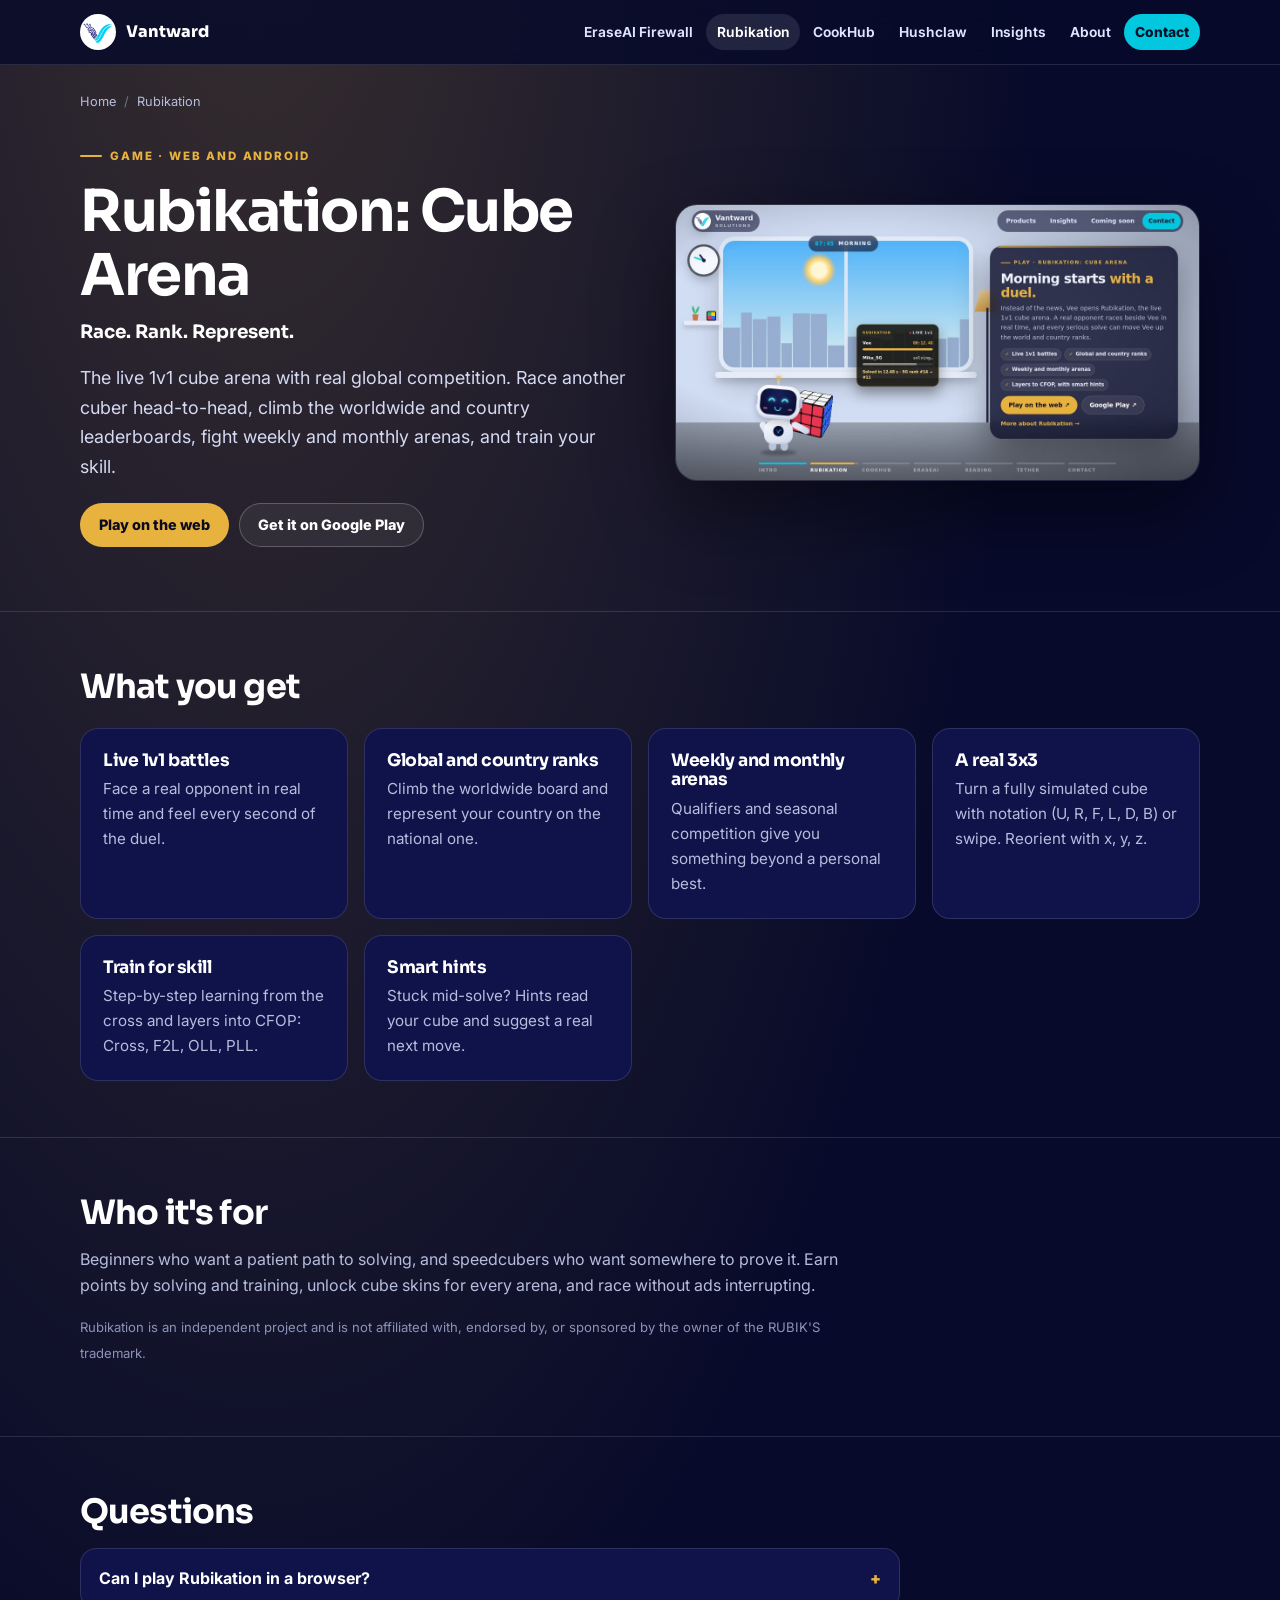
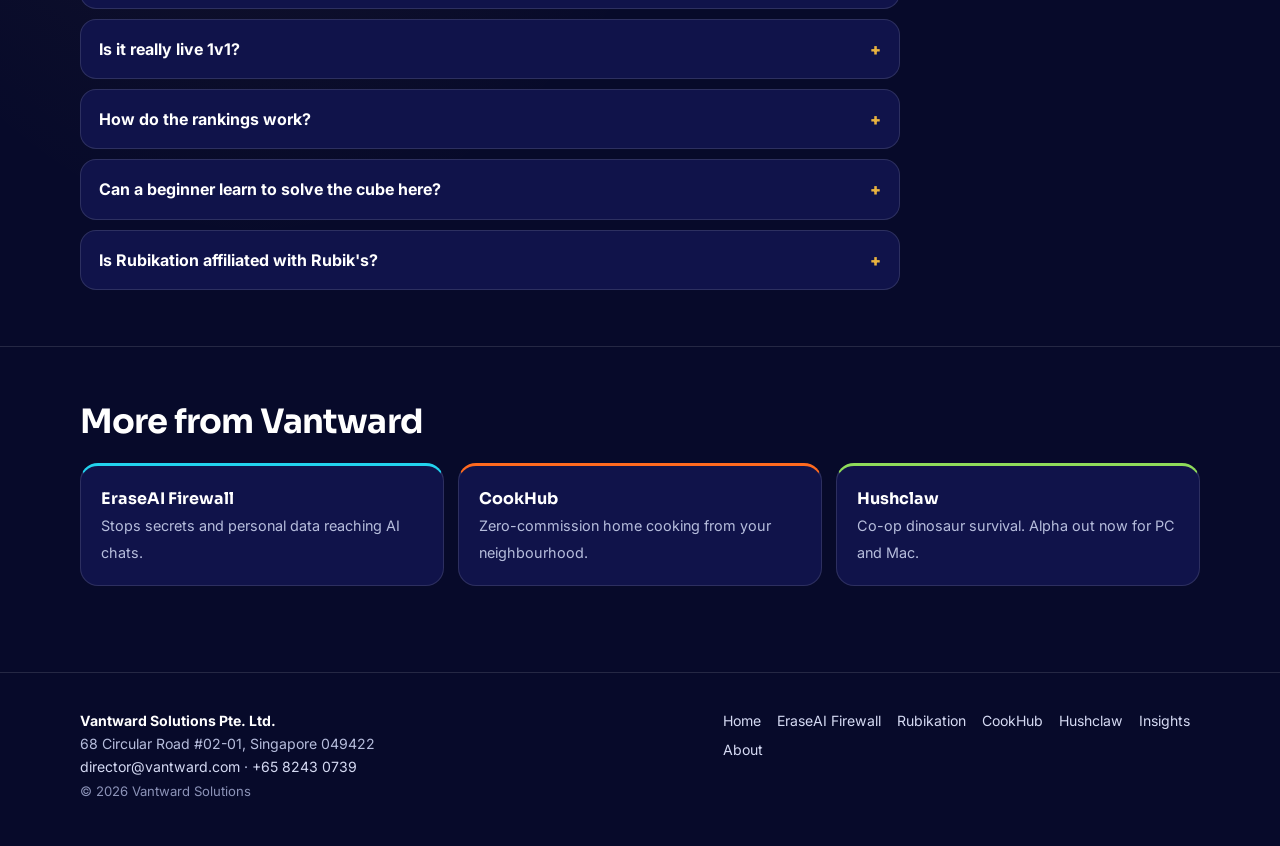
<file: rubikation/index.html>
<!doctype html>
<html lang="en">
<head>
  <meta charset="utf-8">
  <meta name="viewport" content="width=device-width, initial-scale=1">
  <meta name="theme-color" content="#0a0c45">
  <title>Rubikation: Live 1v1 Cube Arena with World and Country Ranks</title>
  <meta name="description" content="Race another cuber head-to-head in real time, climb worldwide and country leaderboards, join weekly arenas and learn from layers to CFOP. Play on the web or on Android.">
  <meta name="robots" content="index,follow,max-image-preview:large">
  <link rel="canonical" href="https://vantward.com/rubikation/">
  <meta property="og:type" content="website">
  <meta property="og:site_name" content="Vantward Solutions">
  <meta property="og:locale" content="en_SG">
  <meta property="og:url" content="https://vantward.com/rubikation/">
  <meta property="og:title" content="Rubikation: Live 1v1 Cube Arena with World and Country Ranks">
  <meta property="og:description" content="Race another cuber head-to-head in real time, climb worldwide and country leaderboards, join weekly arenas and learn from layers to CFOP. Play on the web or on Android.">
  <meta property="og:image" content="https://vantward.com/assets/og/rubikation.jpg">
  <meta property="og:image:width" content="1200">
  <meta property="og:image:height" content="630">
  <meta property="og:image:alt" content="Vee the robot racing a live 1v1 cube battle in Rubikation, with both timers on screen">
  <meta name="twitter:card" content="summary_large_image">
  <meta name="twitter:title" content="Rubikation: Live 1v1 Cube Arena with World and Country Ranks">
  <meta name="twitter:description" content="Race another cuber head-to-head in real time, climb worldwide and country leaderboards, join weekly arenas and learn from layers to CFOP. Play on the web or on Android.">
  <meta name="twitter:image" content="https://vantward.com/assets/og/rubikation.jpg">
  <link rel="icon" type="image/png" href="/assets/favicon.png">
  <link rel="apple-touch-icon" href="/assets/icon-192.png">
  <link rel="manifest" href="/site.webmanifest">
  <link rel="preconnect" href="https://fonts.googleapis.com">
  <link rel="preconnect" href="https://fonts.gstatic.com" crossorigin>
  <link href="https://fonts.googleapis.com/css2?family=Inter:wght@400;600;700;800&family=Sora:wght@700;800&display=swap" rel="stylesheet">
  <link rel="stylesheet" href="/assets/site.css">
  <style>:root { --acc: #e8b23f; }</style>
  <script type="application/ld+json">
{
  "@context": "https://schema.org",
  "@graph": [
    {
      "@type": "WebPage",
      "@id": "https://vantward.com/rubikation/#page",
      "url": "https://vantward.com/rubikation/",
      "name": "Rubikation: Live 1v1 Cube Arena with World and Country Ranks",
      "description": "Race another cuber head-to-head in real time, climb worldwide and country leaderboards, join weekly arenas and learn from layers to CFOP. Play on the web or on Android.",
      "isPartOf": {
        "@id": "https://vantward.com/#website"
      },
      "publisher": {
        "@id": "https://vantward.com/#org"
      },
      "primaryImageOfPage": "https://vantward.com/assets/og/rubikation.jpg",
      "dateModified": "2026-10-19",
      "inLanguage": "en"
    },
    {
      "@type": "BreadcrumbList",
      "itemListElement": [
        {
          "@type": "ListItem",
          "position": 1,
          "name": "Home",
          "item": "https://vantward.com/"
        },
        {
          "@type": "ListItem",
          "position": 2,
          "name": "Rubikation",
          "item": "https://vantward.com/rubikation/"
        }
      ]
    },
    {
      "@type": "VideoGame",
      "@id": "https://vantward.com/rubikation/#game",
      "name": "Rubikation: Cube Arena",
      "alternateName": "Rubikation",
      "url": "https://rubikation.com",
      "sameAs": [
        "https://play.google.com/store/apps/details?id=com.rubikation.arena"
      ],
      "genre": [
        "Puzzle",
        "Competitive"
      ],
      "gamePlatform": [
        "Web browser",
        "Android"
      ],
      "playMode": [
        "MultiPlayer",
        "SinglePlayer"
      ],
      "applicationCategory": "GameApplication",
      "operatingSystem": "Android, Web",
      "description": "Live 1v1 cube battles with worldwide and country leaderboards, weekly and monthly arenas, CFOP training and smart hints.",
      "publisher": {
        "@id": "https://vantward.com/#org"
      },
      "image": "https://vantward.com/assets/og/rubikation.jpg"
    },
    {
      "@type": "FAQPage",
      "mainEntity": [
        {
          "@type": "Question",
          "name": "Can I play Rubikation in a browser?",
          "acceptedAnswer": {
            "@type": "Answer",
            "text": "Yes. Play on the web at rubikation.com, or install the Android app from Google Play."
          }
        },
        {
          "@type": "Question",
          "name": "Is it really live 1v1?",
          "acceptedAnswer": {
            "@type": "Answer",
            "text": "Yes. You face a real opponent in real time and see their cube race beside yours. It is not a ghost replay and not a solo timer."
          }
        },
        {
          "@type": "Question",
          "name": "How do the rankings work?",
          "acceptedAnswer": {
            "@type": "Answer",
            "text": "Every serious solve can move you up the worldwide leaderboard and your country's leaderboard. Weekly and monthly arenas add qualifiers and seasonal competition."
          }
        },
        {
          "@type": "Question",
          "name": "Can a beginner learn to solve the cube here?",
          "acceptedAnswer": {
            "@type": "Answer",
            "text": "Yes. Training goes step by step from the cross and first layers into CFOP (Cross, F2L, OLL, PLL), and smart hints read your cube and suggest a real next move."
          }
        },
        {
          "@type": "Question",
          "name": "Is Rubikation affiliated with Rubik's?",
          "acceptedAnswer": {
            "@type": "Answer",
            "text": "No. Rubikation is an independent project and is not affiliated with, endorsed by, or sponsored by the owner of the RUBIK'S trademark."
          }
        }
      ]
    }
  ]
}
  </script>
</head>
<body>
  <a class="skip" href="#main">Skip to content</a>
  <header class="top">
    <div class="wrap">
      <a class="brand" href="/"><span><img src="/assets/logo-mark-96.png" alt="" width="30" height="30"></span>Vantward</a>
      <nav aria-label="Primary">
        <a href="/eraseai-firewall/">EraseAI Firewall</a>
        <a href="/rubikation/" aria-current="page">Rubikation</a>
        <a href="/cookhub/">CookHub</a>
        <a href="/hushclaw/">Hushclaw</a>
        <a href="/insights/">Insights</a>
        <a href="/about/">About</a>
        <a class="cta" href="/about/#contact">Contact</a>
      </nav>
    </div>
  </header>

  <main id="main">
    <div class="wrap">
      <ol class="crumbs" aria-label="Breadcrumb"><li><a href="/">Home</a></li><li aria-current="page">Rubikation</li></ol>
      <div class="hero">
        <div>
          <span class="eyebrow">Game · Web and Android</span>
          <h1>Rubikation: Cube Arena</h1>
      <p class="tag">Race. Rank. Represent.</p>
          <p class="lead">The live 1v1 cube arena with real global competition. Race another cuber head-to-head, climb the worldwide and country leaderboards, fight weekly and monthly arenas, and train your skill.</p>
          <div class="btns">
        <a class="btn primary" href="https://rubikation.com" rel="noopener">Play on the web</a>
        <a class="btn" href="https://play.google.com/store/apps/details?id=com.rubikation.arena" rel="noopener">Get it on Google Play</a>
          </div>
        </div>
        <figure><img src="/assets/og/rubikation.jpg" alt="Vee the robot racing a live 1v1 cube battle in Rubikation, with both timers on screen" width="1200" height="630" fetchpriority="high"></figure>
      </div>
    </div>

  <section class="block">
    <div class="wrap">
      <h2>What you get</h2>
      <div class="grid">
        <div class="tile"><h3>Live 1v1 battles</h3><p>Face a real opponent in real time and feel every second of the duel.</p></div>
        <div class="tile"><h3>Global and country ranks</h3><p>Climb the worldwide board and represent your country on the national one.</p></div>
        <div class="tile"><h3>Weekly and monthly arenas</h3><p>Qualifiers and seasonal competition give you something beyond a personal best.</p></div>
        <div class="tile"><h3>A real 3x3</h3><p>Turn a fully simulated cube with notation (U, R, F, L, D, B) or swipe. Reorient with x, y, z.</p></div>
        <div class="tile"><h3>Train for skill</h3><p>Step-by-step learning from the cross and layers into CFOP: Cross, F2L, OLL, PLL.</p></div>
        <div class="tile"><h3>Smart hints</h3><p>Stuck mid-solve? Hints read your cube and suggest a real next move.</p></div>
      </div>
    </div>
  </section>

  <section class="block">
    <div class="wrap">
      <h2>Who it's for</h2>
      <p>Beginners who want a patient path to solving, and speedcubers who want somewhere to prove it. Earn points by solving and training, unlock cube skins for every arena, and race without ads interrupting.</p>
      <p><span class="note">Rubikation is an independent project and is not affiliated with, endorsed by, or sponsored by the owner of the RUBIK'S trademark.</span></p>
    </div>
  </section>

  <section class="block" id="faq">
    <div class="wrap">
      <h2>Questions</h2>
    <div class="faq">
      <details><summary>Can I play Rubikation in a browser?</summary><p>Yes. Play on the web at <a href="https://rubikation.com">rubikation.com</a>, or install the Android app from <a href="https://play.google.com/store/apps/details?id=com.rubikation.arena">Google Play</a>.</p></details>
      <details><summary>Is it really live 1v1?</summary><p>Yes. You face a real opponent in real time and see their cube race beside yours. It is not a ghost replay and not a solo timer.</p></details>
      <details><summary>How do the rankings work?</summary><p>Every serious solve can move you up the worldwide leaderboard and your country's leaderboard. Weekly and monthly arenas add qualifiers and seasonal competition.</p></details>
      <details><summary>Can a beginner learn to solve the cube here?</summary><p>Yes. Training goes step by step from the cross and first layers into CFOP (Cross, F2L, OLL, PLL), and smart hints read your cube and suggest a real next move.</p></details>
      <details><summary>Is Rubikation affiliated with Rubik&#x27;s?</summary><p>No. Rubikation is an independent project and is not affiliated with, endorsed by, or sponsored by the owner of the RUBIK'S trademark.</p></details>
    </div>
    </div>
  </section>

    <section class="block">
      <div class="wrap">
        <h2>More from Vantward</h2>
        <div class="others">
      <a class="other" href="/eraseai-firewall/" style="--c:#22d3ee"><b>EraseAI Firewall</b><span>Stops secrets and personal data reaching AI chats.</span></a>
      <a class="other" href="/cookhub/" style="--c:#ff6a1f"><b>CookHub</b><span>Zero-commission home cooking from your neighbourhood.</span></a>
      <a class="other" href="/hushclaw/" style="--c:#8fdc5a"><b>Hushclaw</b><span>Co-op dinosaur survival. Alpha out now for PC and Mac.</span></a>
        </div>
      </div>
    </section>
  </main>

  <footer>
    <div class="wrap">
      <div>
        <b style="color:#fff">Vantward Solutions Pte. Ltd.</b><br>
        68 Circular Road #02-01, Singapore 049422<br>
        <a href="mailto:director@vantward.com">director@vantward.com</a> · <a href="https://wa.me/6582430739">+65 8243 0739</a><br>
        <span class="note">© 2026 Vantward Solutions</span>
      </div>
      <nav aria-label="Footer">
        <a href="/">Home</a>
        <a href="/eraseai-firewall/">EraseAI Firewall</a>
        <a href="/rubikation/">Rubikation</a>
        <a href="/cookhub/">CookHub</a>
        <a href="/hushclaw/">Hushclaw</a>
        <a href="/insights/">Insights</a>
        <a href="/about/">About</a>
      </nav>
    </div>
  </footer>
</body>
</html>
</file>
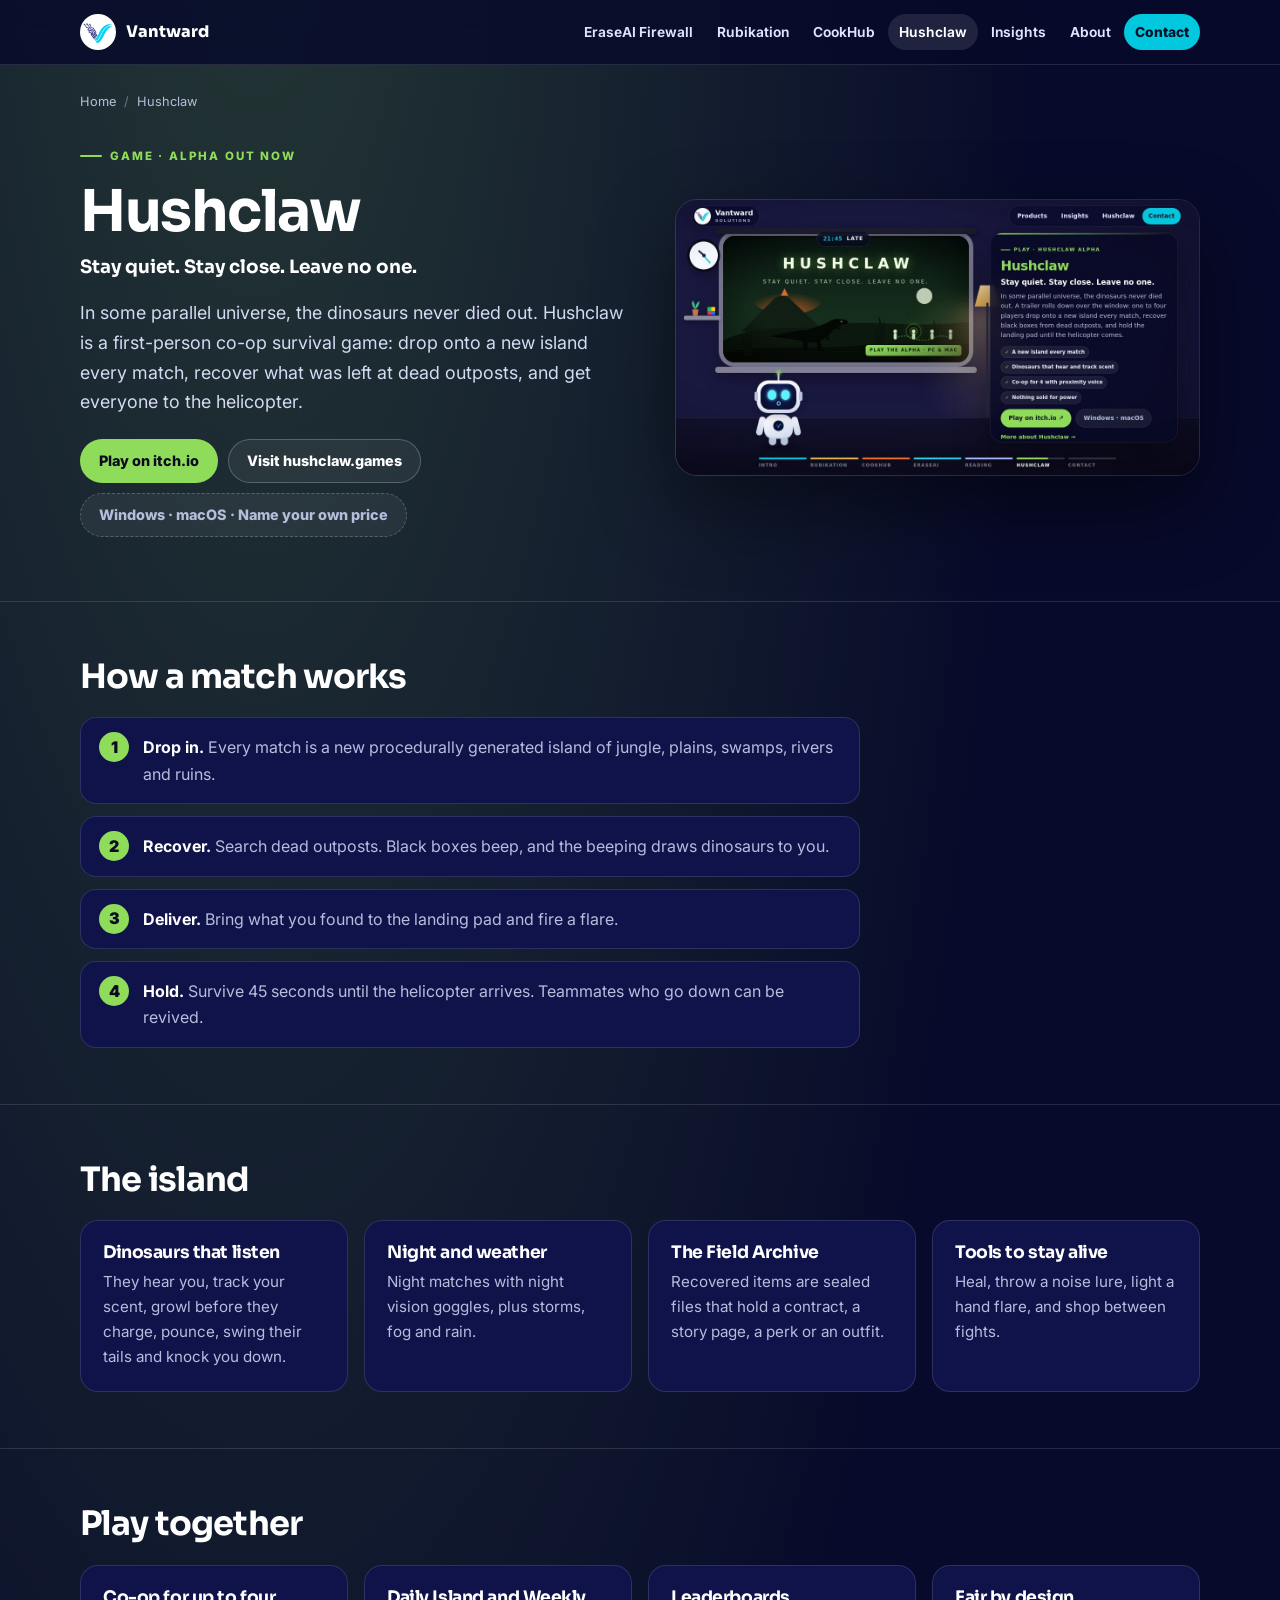
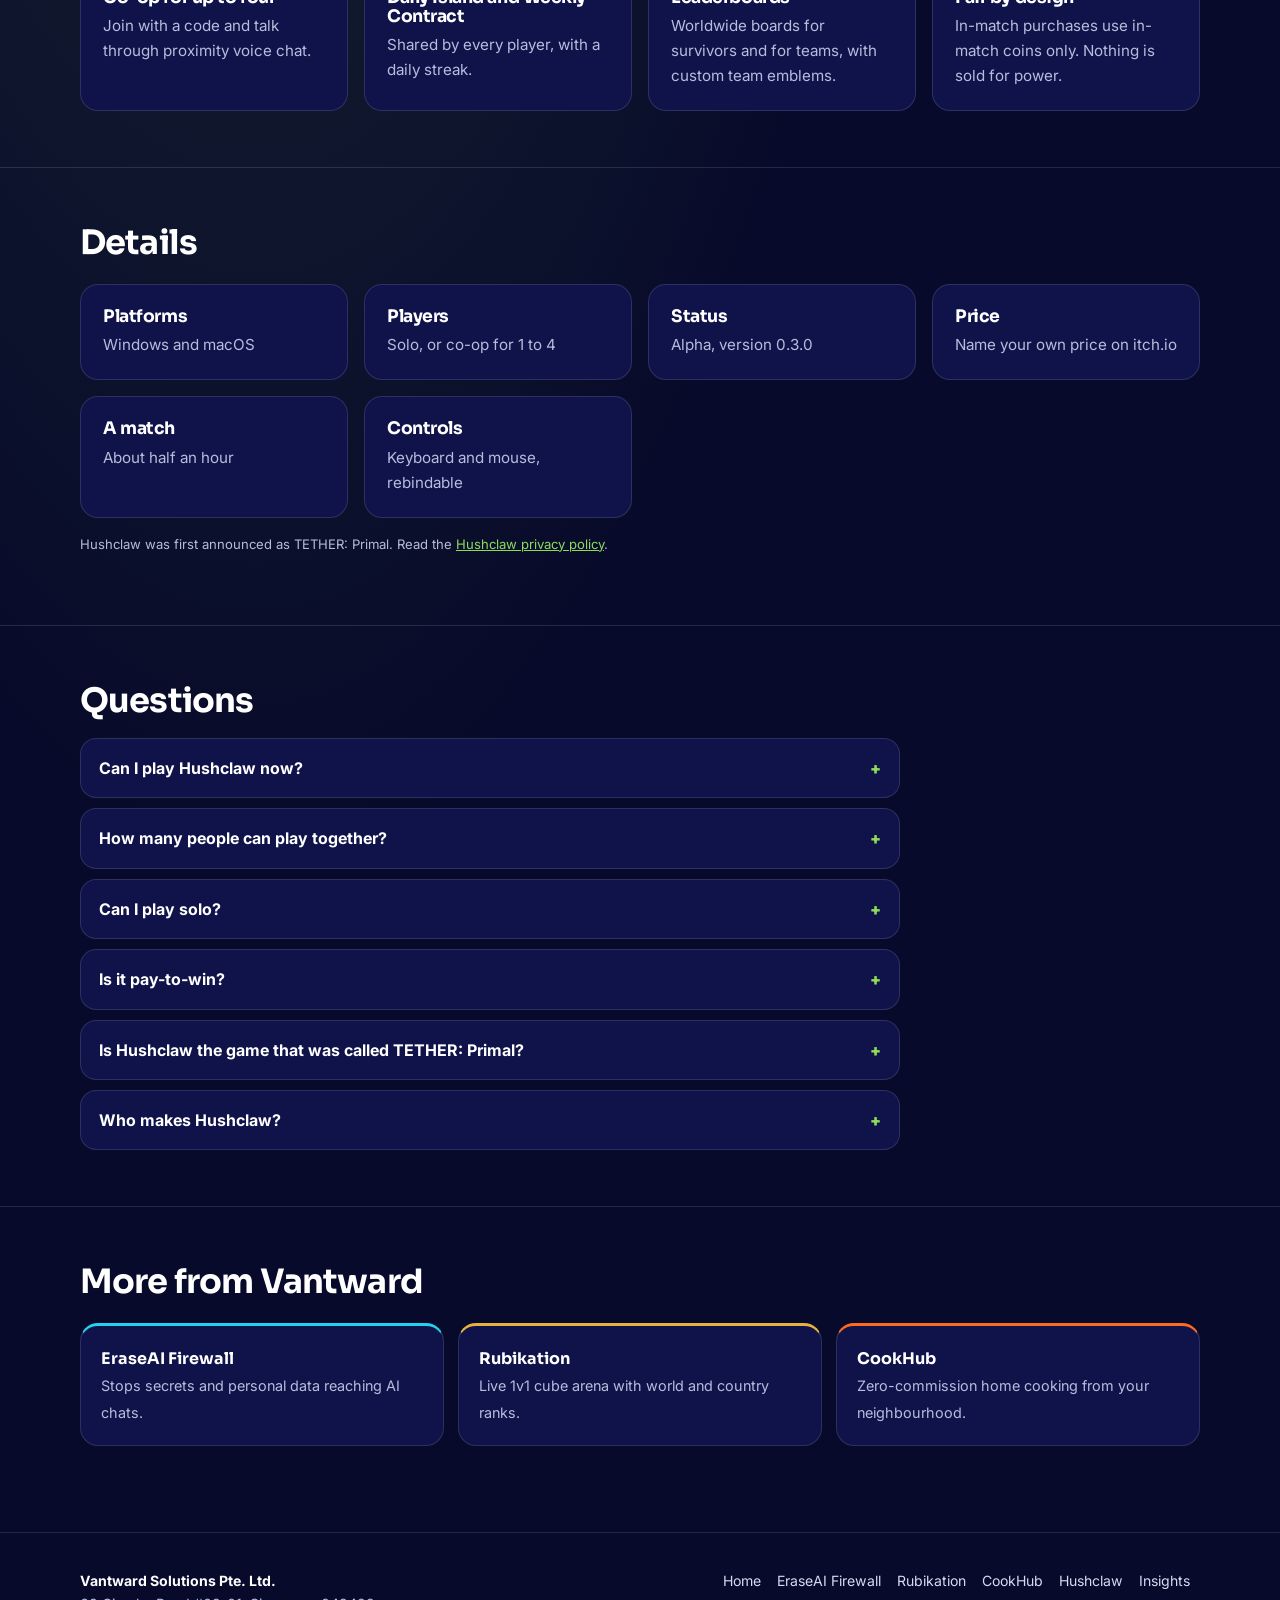
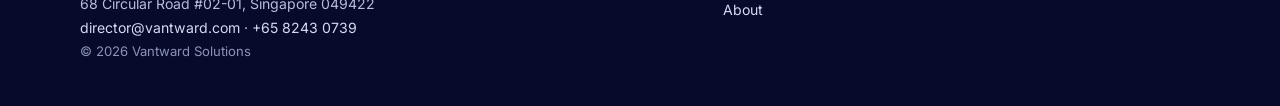
<file: tether-primal/index.html>
<!doctype html>
<html lang="en">
<head>
  <meta charset="utf-8">
  <title>Hushclaw (formerly TETHER: Primal) | Vantward</title>
  <link rel="canonical" href="https://vantward.com/hushclaw/">
  <meta name="robots" content="noindex,follow">
  <meta http-equiv="refresh" content="0; url=/hushclaw/">
</head>
<body>
  <p>TETHER: Primal is now called Hushclaw. <a href="/hushclaw/">Go to Hushclaw</a>.</p>
</body>
</html>
</file>
<file: assets/site.css>
/* Shared styles for the inner pages (the homepage carries its own). */
:root {
  --navy: #0a0c45;
  --ink: #070a2a;
  --panel: #10134a;
  --line: rgba(255, 255, 255, .12);
  --text: #eef2ff;
  --muted: #b6bddc;
  --cyan: #02c8df;
  --acc: var(--cyan);
  --max: 1120px;
}
* { box-sizing: border-box; }
html { -webkit-text-size-adjust: 100%; scroll-behavior: smooth; }
body {
  margin: 0;
  background: radial-gradient(ellipse at 20% -10%, color-mix(in srgb, var(--acc) 22%, transparent), transparent 55%), var(--ink);
  color: var(--text);
  font-family: "Inter", system-ui, -apple-system, "Segoe UI", sans-serif;
  line-height: 1.65;
  -webkit-font-smoothing: antialiased;
}
a { color: var(--acc); }
img { max-width: 100%; height: auto; display: block; }
h1, h2, h3 { font-family: "Sora", "Inter", system-ui, sans-serif; letter-spacing: -.025em; line-height: 1.12; color: #fff; }
h1 { font-size: clamp(2.1rem, 5vw, 3.6rem); margin: 14px 0 0; }
h2 { font-size: clamp(1.5rem, 3vw, 2.1rem); margin: 0 0 14px; }
h3 { font-size: 1.08rem; margin: 0 0 6px; }
p { margin: 0 0 14px; }
.wrap { width: min(var(--max), calc(100% - 32px)); margin: 0 auto; }
.skip { position: absolute; left: -999px; top: 8px; background: #fff; color: #000; padding: 8px 12px; border-radius: 8px; z-index: 99; }
.skip:focus { left: 8px; }

/* Header */
.top { position: sticky; top: 0; z-index: 20; background: rgba(7, 10, 42, .82); border-bottom: 1px solid var(--line); backdrop-filter: blur(14px); -webkit-backdrop-filter: blur(14px); }
.top .wrap { display: flex; align-items: center; justify-content: space-between; gap: 16px; min-height: 64px; }
.brand { display: flex; align-items: center; gap: 10px; text-decoration: none; color: #fff; font-family: "Sora", sans-serif; font-weight: 800; }
.brand span { width: 36px; height: 36px; border-radius: 50%; background: #fff; display: grid; place-items: center; }
.brand img { width: 30px; height: 30px; }
.top nav { display: flex; gap: 2px; flex-wrap: wrap; justify-content: flex-end; }
.top nav a { color: #dfe4ff; text-decoration: none; font-size: .86rem; font-weight: 650; padding: 7px 11px; border-radius: 999px; }
.top nav a:hover, .top nav a[aria-current="page"] { background: rgba(255, 255, 255, .1); color: #fff; }
.top nav a.cta { background: var(--cyan); color: #04122a; font-weight: 800; }
@media (max-width: 900px) { .top nav a:not(.cta) { display: none; } }

/* Breadcrumb */
.crumbs { font-size: .8rem; color: var(--muted); margin: 26px 0 0; padding: 0; list-style: none; display: flex; gap: 8px; flex-wrap: wrap; }
.crumbs li + li::before { content: "/"; margin-right: 8px; opacity: .5; }
.crumbs a { color: var(--muted); text-decoration: none; }
.crumbs a:hover { color: #fff; }

/* Hero */
.hero { display: grid; grid-template-columns: 1.05fr 1fr; gap: 44px; align-items: center; padding: 26px 0 64px; }
.eyebrow { display: inline-flex; align-items: center; gap: 8px; font-size: .72rem; font-weight: 800; letter-spacing: .16em; text-transform: uppercase; color: var(--acc); }
.eyebrow::before { content: ""; width: 22px; height: 2px; border-radius: 2px; background: currentColor; }
.lead { font-size: 1.12rem; color: #d5daf3; margin-top: 16px; }
.tag { font-family: "Sora", sans-serif; font-weight: 700; color: #fff; font-size: 1.15rem; margin-top: 8px; }
.hero figure { margin: 0; border-radius: 22px; overflow: hidden; border: 1px solid var(--line); box-shadow: 0 30px 80px rgba(0, 0, 0, .45); }
@media (max-width: 860px) { .hero { grid-template-columns: 1fr; gap: 28px; padding-bottom: 40px; } }

/* Buttons */
.btns { display: flex; flex-wrap: wrap; gap: 10px; margin-top: 22px; }
.btn { display: inline-flex; align-items: center; min-height: 44px; padding: 0 18px; border-radius: 999px; font-weight: 800; font-size: .9rem; text-decoration: none; border: 1px solid rgba(255, 255, 255, .22); background: rgba(255, 255, 255, .06); color: #fff; }
.btn:hover { border-color: rgba(255, 255, 255, .5); }
.btn.primary { background: var(--acc); color: #0a0b20; border-color: transparent; }
.btn.soon { border-style: dashed; color: var(--muted); }

/* Sections */
section.block { padding: 56px 0; border-top: 1px solid var(--line); }
section.block > .wrap > p, .prose p { color: var(--muted); max-width: 760px; }
.grid { display: grid; grid-template-columns: repeat(auto-fit, minmax(240px, 1fr)); gap: 16px; margin-top: 22px; }
.tile { padding: 22px; border-radius: 18px; background: var(--panel); border: 1px solid var(--line); }
.tile p { color: var(--muted); margin: 0; font-size: .95rem; }
.steps { counter-reset: s; list-style: none; padding: 0; margin: 22px 0 0; display: grid; gap: 12px; max-width: 780px; }
.steps li { counter-increment: s; position: relative; padding: 16px 18px 16px 62px; border-radius: 16px; background: var(--panel); border: 1px solid var(--line); color: var(--muted); }
.steps li::before { content: counter(s); position: absolute; left: 18px; top: 14px; width: 30px; height: 30px; border-radius: 50%; background: var(--acc); color: #0a0b20; font-weight: 900; display: grid; place-items: center; }
.steps b { color: #fff; }
.prices { display: grid; grid-template-columns: repeat(auto-fit, minmax(240px, 1fr)); gap: 16px; margin-top: 22px; max-width: 820px; }
.price { padding: 24px; border-radius: 18px; background: var(--panel); border: 1px solid var(--line); }
.price .amt { font-family: "Sora", sans-serif; font-size: 2rem; font-weight: 800; color: #fff; }
.price ul { margin: 12px 0 0; padding-left: 18px; color: var(--muted); }

/* FAQ */
.faq { max-width: 820px; margin-top: 18px; display: grid; gap: 10px; }
.faq details { border-radius: 16px; background: var(--panel); border: 1px solid var(--line); padding: 4px 18px; }
.faq summary { cursor: pointer; font-weight: 700; color: #fff; padding: 12px 0; list-style: none; }
.faq summary::-webkit-details-marker { display: none; }
.faq summary::after { content: "+"; float: right; color: var(--acc); font-weight: 900; }
.faq details[open] summary::after { content: "–"; }
.faq details p { color: var(--muted); }

/* Articles */
.posts { display: grid; gap: 14px; margin-top: 22px; max-width: 860px; }
.post { display: block; padding: 22px; border-radius: 18px; background: var(--panel); border: 1px solid var(--line); text-decoration: none; color: inherit; }
.post:hover { border-color: color-mix(in srgb, var(--acc) 60%, transparent); }
.post small { font-size: .72rem; font-weight: 800; letter-spacing: .14em; text-transform: uppercase; color: var(--acc); }
.post h3 { margin-top: 8px; font-size: 1.25rem; }
.post p { color: var(--muted); margin: 6px 0 0; }

/* Cross links */
.others { display: grid; grid-template-columns: repeat(auto-fit, minmax(210px, 1fr)); gap: 14px; margin-top: 22px; }
.other { display: block; padding: 20px; border-radius: 18px; background: var(--panel); border: 1px solid var(--line); text-decoration: none; color: inherit; border-top: 3px solid var(--c); }
.other b { display: block; color: #fff; font-family: "Sora", sans-serif; }
.other span { color: var(--muted); font-size: .9rem; }
.note { font-size: .82rem; color: #8c93b8; }

/* Footer */
footer { border-top: 1px solid var(--line); padding: 36px 0 44px; margin-top: 30px; color: var(--muted); font-size: .88rem; }
footer .wrap { display: grid; grid-template-columns: 1.3fr 1fr; gap: 24px; }
footer nav { display: flex; flex-wrap: wrap; gap: 6px 16px; align-content: start; }
footer a { color: #d5daf3; text-decoration: none; }
footer a:hover { color: #fff; }
@media (max-width: 760px) { footer .wrap { grid-template-columns: 1fr; } }
</file>
